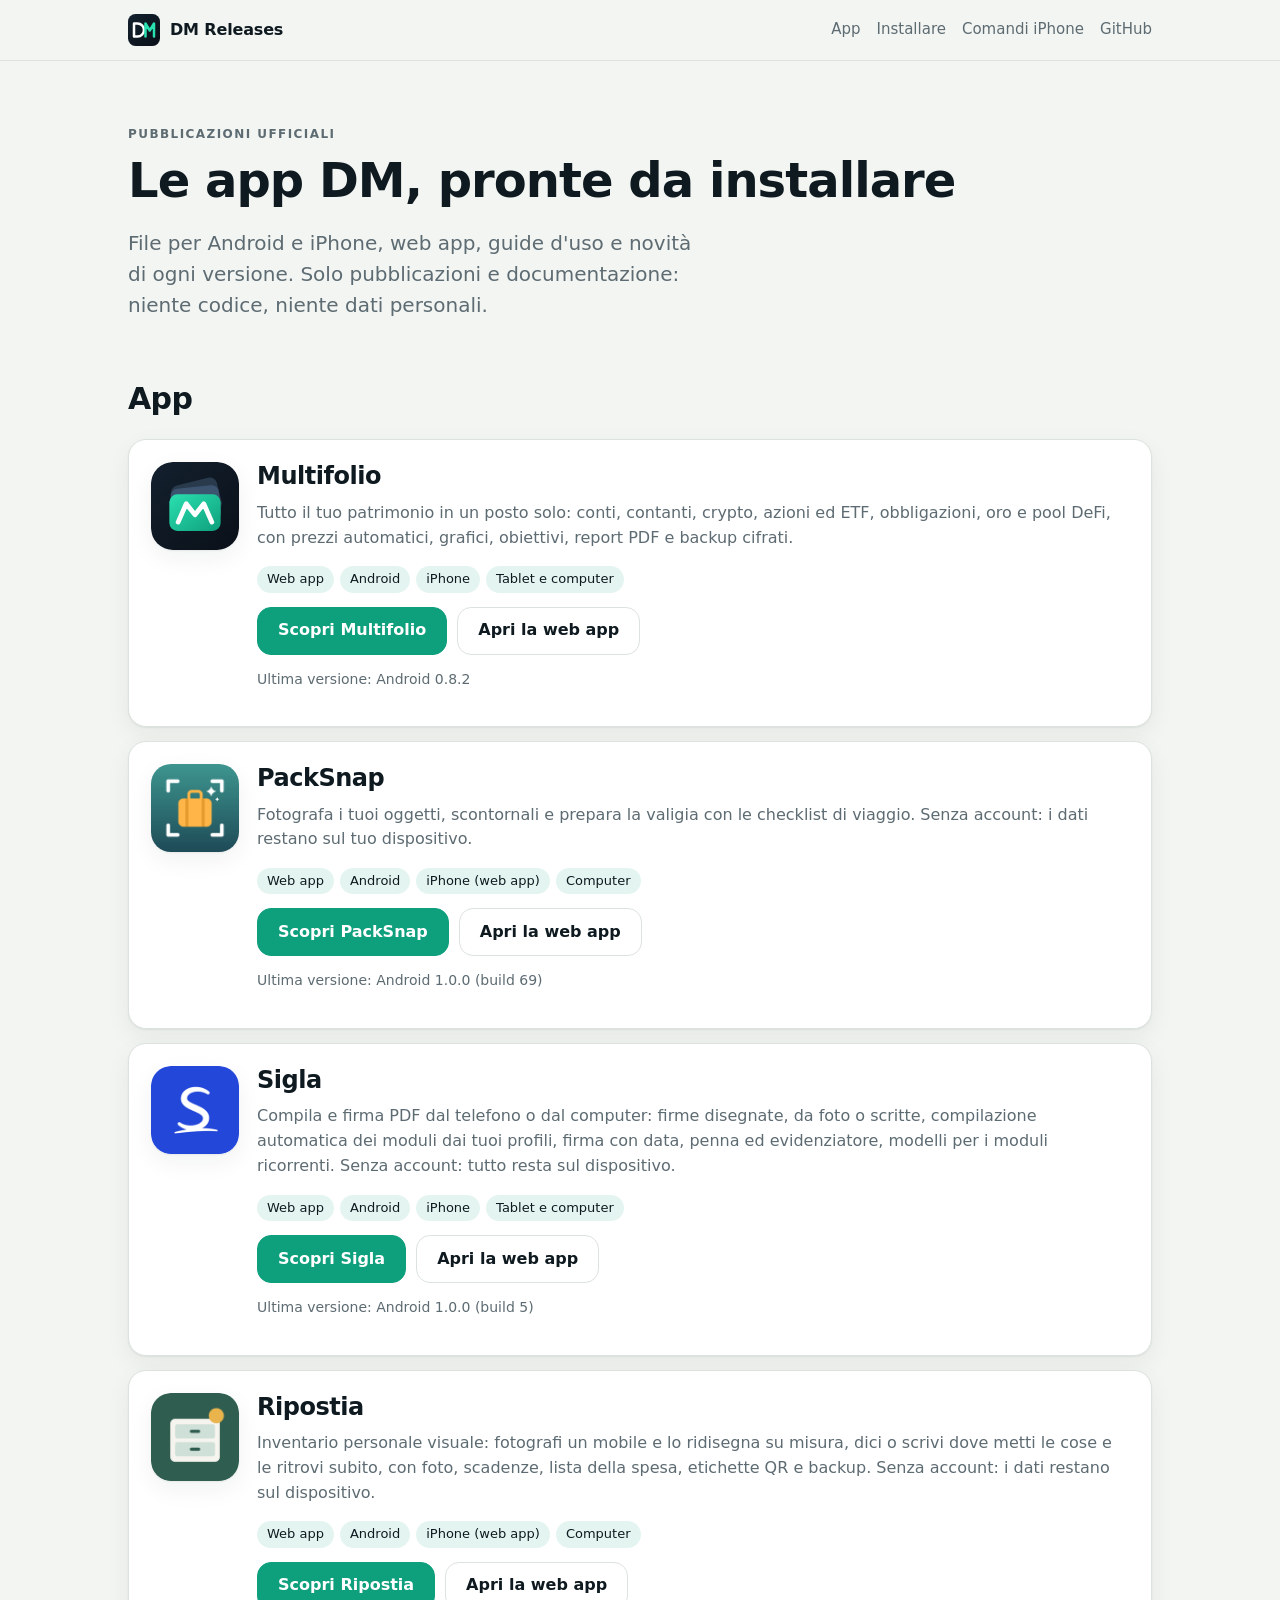
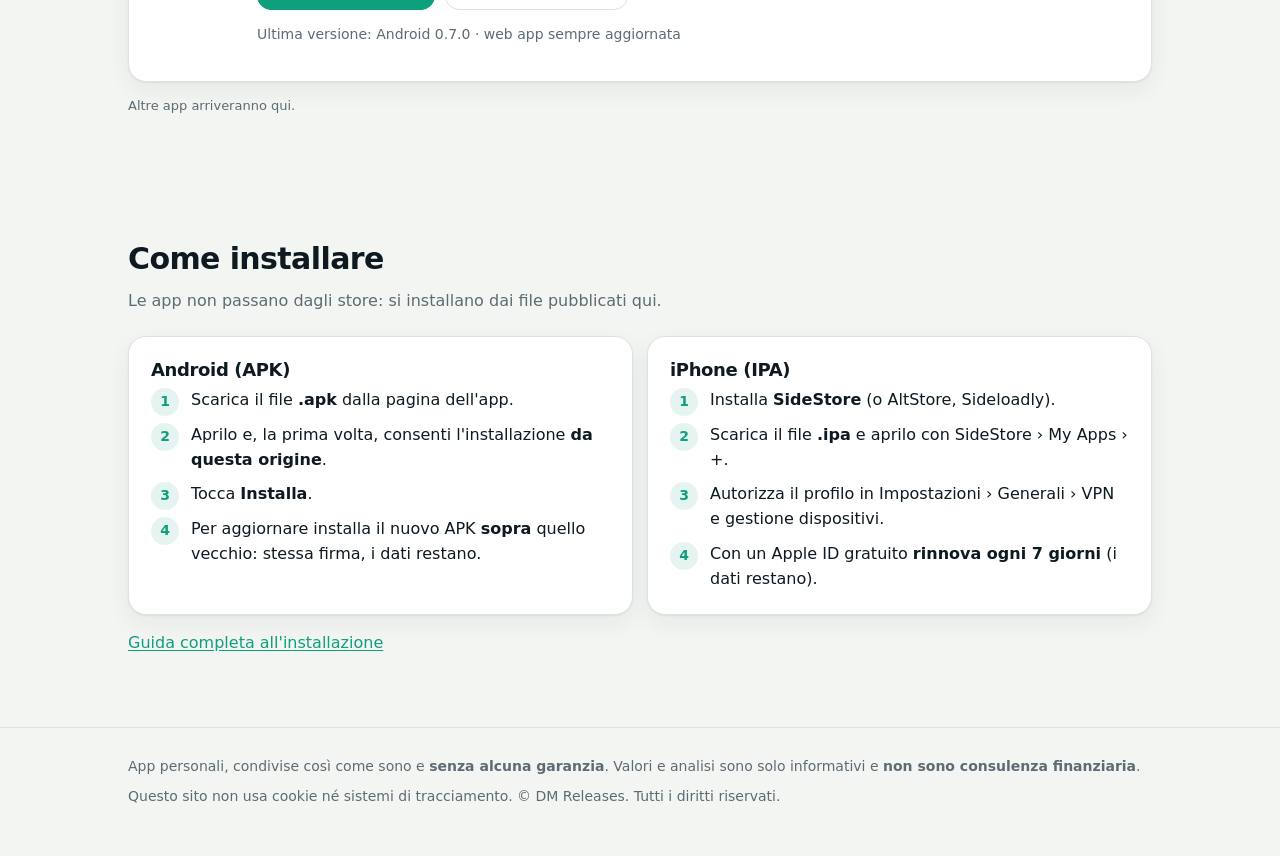
<file: docs/index.html>
<!doctype html>
<html lang="it">
<head>
  <meta charset="utf-8">
  <meta name="viewport" content="width=device-width, initial-scale=1">
  <title>DM Releases</title>
  <meta name="description" content="Pubblicazioni ufficiali delle app DM: download per Android e iPhone, web app, guide e novità.">
  <meta name="color-scheme" content="light dark">
  <meta name="theme-color" content="#f3f5f2" media="(prefers-color-scheme: light)">
  <meta name="theme-color" content="#0a1018" media="(prefers-color-scheme: dark)">
  <meta name="referrer" content="no-referrer">
  <link rel="icon" href="assets/dm.svg" type="image/svg+xml">
  <link rel="stylesheet" href="assets/stile.css">
</head>
<body>
  <header class="top">
    <div class="wrap">
      <a class="brand" href="./" aria-label="DM Releases, pagina principale">
        <img class="brand-mark" src="assets/dm.svg" alt="" width="32" height="32">
        DM Releases
      </a>
      <nav aria-label="Sezioni">
        <a href="#app">App</a>
        <a href="#installare">Installare</a>
        <a href="shortcuts/">Comandi iPhone</a>
        <a href="https://github.com/Layaris/DMReleases">GitHub</a>
      </nav>
    </div>
  </header>

  <main>
    <section class="hero">
      <div class="wrap">
        <p class="eyebrow">Pubblicazioni ufficiali</p>
        <h1>Le app DM, pronte da installare</h1>
        <p class="lead">File per Android e iPhone, web app, guide d'uso e novità di ogni
          versione. Solo pubblicazioni e documentazione: niente codice, niente dati personali.</p>
      </div>
    </section>

    <section id="app" style="padding-top:8px">
      <div class="wrap">
        <div class="section-head">
          <h2>App</h2>
        </div>

        <article class="card app-card">
          <img class="logo" src="assets/multifolio/logo.svg" alt="Logo di Multifolio" width="88" height="88">
          <div>
            <h3 style="font-size:24px">Multifolio</h3>
            <p class="muted">Tutto il tuo patrimonio in un posto solo: conti, contanti, crypto,
              azioni ed ETF, obbligazioni, oro e pool DeFi, con prezzi automatici, grafici,
              obiettivi, report PDF e backup cifrati.</p>
            <ul class="tags" aria-label="Disponibile per">
              <li>Web app</li><li>Android</li><li>iPhone</li><li>Tablet e computer</li>
            </ul>
            <div class="buttons">
              <a class="btn btn-primary" href="multifolio/">Scopri Multifolio</a>
              <a class="btn" href="https://multifolio.pages.dev" rel="noopener">Apri la web app</a>
            </div>
            <p class="status" id="mf-stato">Prima pubblicazione in preparazione.</p>
          </div>
        </article>

        <article class="card app-card" style="margin-top:14px">
          <img class="logo" src="assets/packsnap/icona-192.png" alt="Icona di PackSnap" width="88" height="88" style="border-radius:20px">
          <div>
            <h3 style="font-size:24px">PackSnap</h3>
            <p class="muted">Fotografa i tuoi oggetti, scontornali e prepara la valigia con le checklist
              di viaggio. Senza account: i dati restano sul tuo dispositivo.</p>
            <ul class="tags" aria-label="Disponibile per">
              <li>Web app</li><li>Android</li><li>iPhone (web app)</li><li>Computer</li>
            </ul>
            <div class="buttons">
              <a class="btn btn-primary" href="packsnap/">Scopri PackSnap</a>
              <a class="btn" href="https://dmpacksnap.pages.dev" rel="noopener">Apri la web app</a>
            </div>
            <p class="status" id="ps-stato">Prima pubblicazione Android in preparazione.</p>
          </div>
        </article>

        <article class="card app-card" style="margin-top:14px">
          <img class="logo" src="assets/sigla/icona-192.png" alt="Icona di Sigla" width="88" height="88" style="border-radius:20px">
          <div>
            <h3 style="font-size:24px">Sigla</h3>
            <p class="muted">Compila e firma PDF dal telefono o dal computer: firme disegnate, da foto o scritte,
              compilazione automatica dei moduli dai tuoi profili, firma con data, penna ed evidenziatore,
              modelli per i moduli ricorrenti. Senza account: tutto resta sul dispositivo.</p>
            <ul class="tags" aria-label="Disponibile per">
              <li>Web app</li><li>Android</li><li>iPhone</li><li>Tablet e computer</li>
            </ul>
            <div class="buttons">
              <a class="btn btn-primary" href="sigla/">Scopri Sigla</a>
              <a class="btn" href="https://dmsigla.pages.dev" rel="noopener">Apri la web app</a>
            </div>
            <p class="status" id="sg-stato">Prima pubblicazione in preparazione.</p>
          </div>
        </article>

        <article class="card app-card" style="margin-top:14px">
          <img class="logo" src="assets/ripostia/icona-192.png" alt="Icona di Ripostia" width="88" height="88" style="border-radius:20px">
          <div>
            <h3 style="font-size:24px">Ripostia</h3>
            <p class="muted">Inventario personale visuale: fotografi un mobile e lo ridisegna su misura, dici o scrivi dove metti le cose
              e le ritrovi subito, con foto, scadenze, lista della spesa, etichette QR e backup. Senza account: i dati restano sul dispositivo.</p>
            <ul class="tags" aria-label="Disponibile per">
              <li>Web app</li><li>Android</li><li>iPhone (web app)</li><li>Computer</li>
            </ul>
            <div class="buttons">
              <a class="btn btn-primary" href="ripostia/">Scopri Ripostia</a>
              <a class="btn" href="https://ripostia.pages.dev" rel="noopener">Apri la web app</a>
            </div>
            <p class="status" id="rp-stato">Prima pubblicazione in preparazione.</p>
          </div>
        </article>

        <p class="note" style="margin-top:14px">Altre app arriveranno qui.</p>
      </div>
    </section>

    <section id="installare">
      <div class="wrap">
        <div class="section-head">
          <h2>Come installare</h2>
          <p class="muted">Le app non passano dagli store: si installano dai file pubblicati qui.</p>
        </div>
        <div class="two">
          <div class="card">
            <h3>Android (APK)</h3>
            <ol class="steps">
              <li>Scarica il file <strong>.apk</strong> dalla pagina dell'app.</li>
              <li>Aprilo e, la prima volta, consenti l'installazione <strong>da questa origine</strong>.</li>
              <li>Tocca <strong>Installa</strong>.</li>
              <li>Per aggiornare installa il nuovo APK <strong>sopra</strong> quello vecchio:
                stessa firma, i dati restano.</li>
            </ol>
          </div>
          <div class="card">
            <h3>iPhone (IPA)</h3>
            <ol class="steps">
              <li>Installa <strong>SideStore</strong> (o AltStore, Sideloadly).</li>
              <li>Scarica il file <strong>.ipa</strong> e aprilo con SideStore › My Apps › +.</li>
              <li>Autorizza il profilo in Impostazioni › Generali › VPN e gestione dispositivi.</li>
              <li>Con un Apple ID gratuito <strong>rinnova ogni 7 giorni</strong> (i dati restano).</li>
            </ol>
          </div>
        </div>
        <p style="margin-top:16px"><a href="https://github.com/Layaris/DMReleases#installare-unapp-su-android-file-apk">Guida completa all'installazione</a></p>
      </div>
    </section>
  </main>

  <footer>
    <div class="wrap">
      <p>App personali, condivise così come sono e <strong>senza alcuna garanzia</strong>.
        Valori e analisi sono solo informativi e <strong>non sono consulenza finanziaria</strong>.</p>
      <p>Questo sito non usa cookie né sistemi di tracciamento. © DM Releases. Tutti i diritti riservati.</p>
    </div>
  </footer>

  <script>
    // Stato dell'ultima versione di Multifolio, se pubblicata (multifolio/latest.json).
    fetch('multifolio/latest.json', { cache: 'no-store' })
      .then(function (r) { return r.ok ? r.json() : null; })
      .then(function (d) {
        if (!d || d.app !== 'multifolio') return;
        var parti = [];
        if (d.apk && d.version) parti.push('Android ' + d.version);
        if (d.ipa && d.ipa_version) parti.push('iPhone ' + d.ipa_version);
        if (parti.length) document.getElementById('mf-stato').textContent = 'Ultima versione: ' + parti.join(' · ');
      })
      .catch(function () {});
    // Stato dell'ultima versione di PackSnap, se pubblicata (packsnap/latest.json).
    fetch('packsnap/latest.json', { cache: 'no-store' })
      .then(function (r) { return r.ok ? r.json() : null; })
      .then(function (d) {
        if (!d || d.app !== 'packsnap') return;
        var parti = [];
        if (d.apk && d.version) parti.push('Android ' + d.version + (d.build ? ' (build ' + d.build + ')' : ''));
        if (d.ipa && d.ipa_version) parti.push('iPhone ' + d.ipa_version);
        if (parti.length) document.getElementById('ps-stato').textContent = 'Ultima versione: ' + parti.join(' · ');
      })
      .catch(function () {});
    // Stato dell'ultima versione di Sigla, se pubblicata (sigla/latest.json).
    fetch('sigla/latest.json', { cache: 'no-store' })
      .then(function (r) { return r.ok ? r.json() : null; })
      .then(function (d) {
        if (!d || d.app !== 'sigla') return;
        var parti = [];
        if (d.apk && d.version) parti.push('Android ' + d.version + (d.build ? ' (build ' + d.build + ')' : ''));
        if (d.ipa && d.ipa_version) parti.push('iPhone ' + d.ipa_version);
        if (parti.length) document.getElementById('sg-stato').textContent = 'Ultima versione: ' + parti.join(' · ');
      })
      .catch(function () {});
    // Stato dell'ultima versione di Ripostia, se pubblicata (ripostia/latest.json).
    fetch('ripostia/latest.json', { cache: 'no-store' })
      .then(function (r) { return r.ok ? r.json() : null; })
      .then(function (d) {
        if (!d || d.app !== 'ripostia' || !d.apk || !d.version) return;
        document.getElementById('rp-stato').textContent = 'Ultima versione: Android ' + d.version + ' · web app sempre aggiornata';
      })
      .catch(function () {});
  </script>
</body>
</html>
</file>
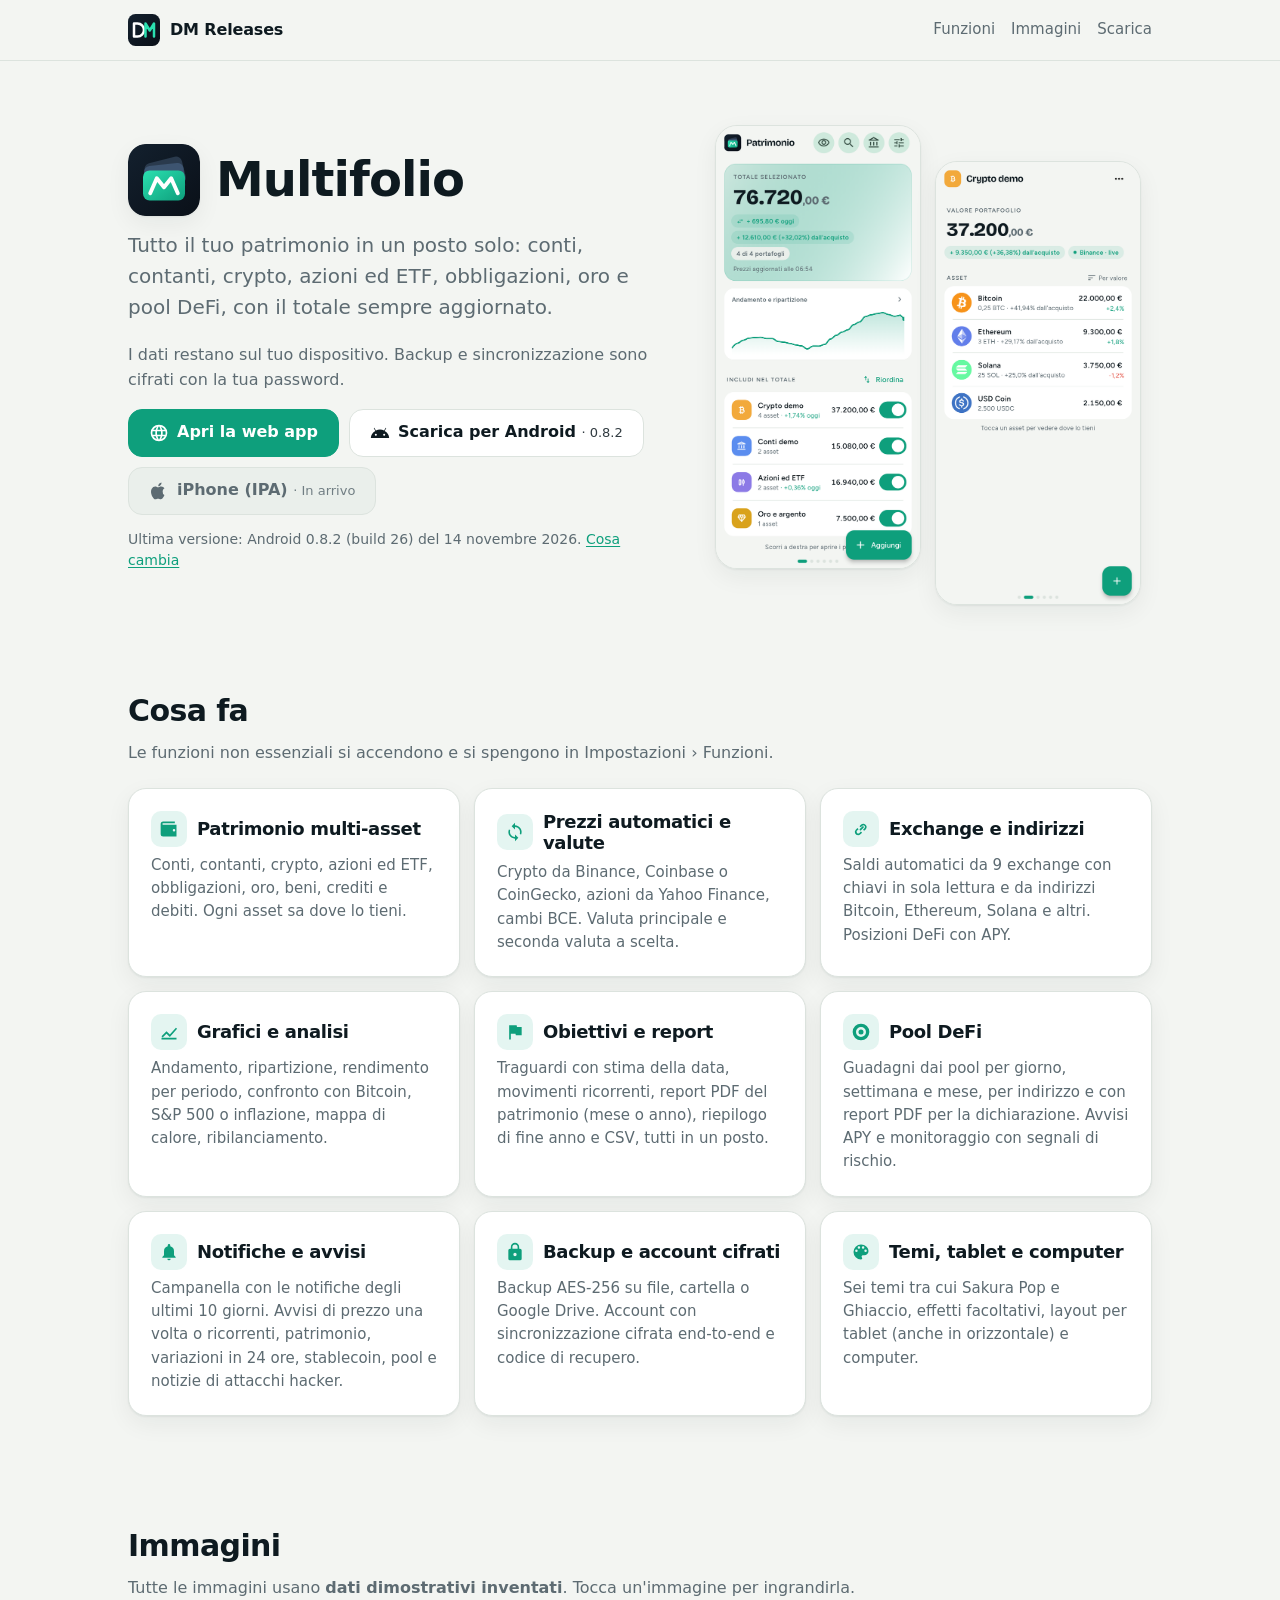
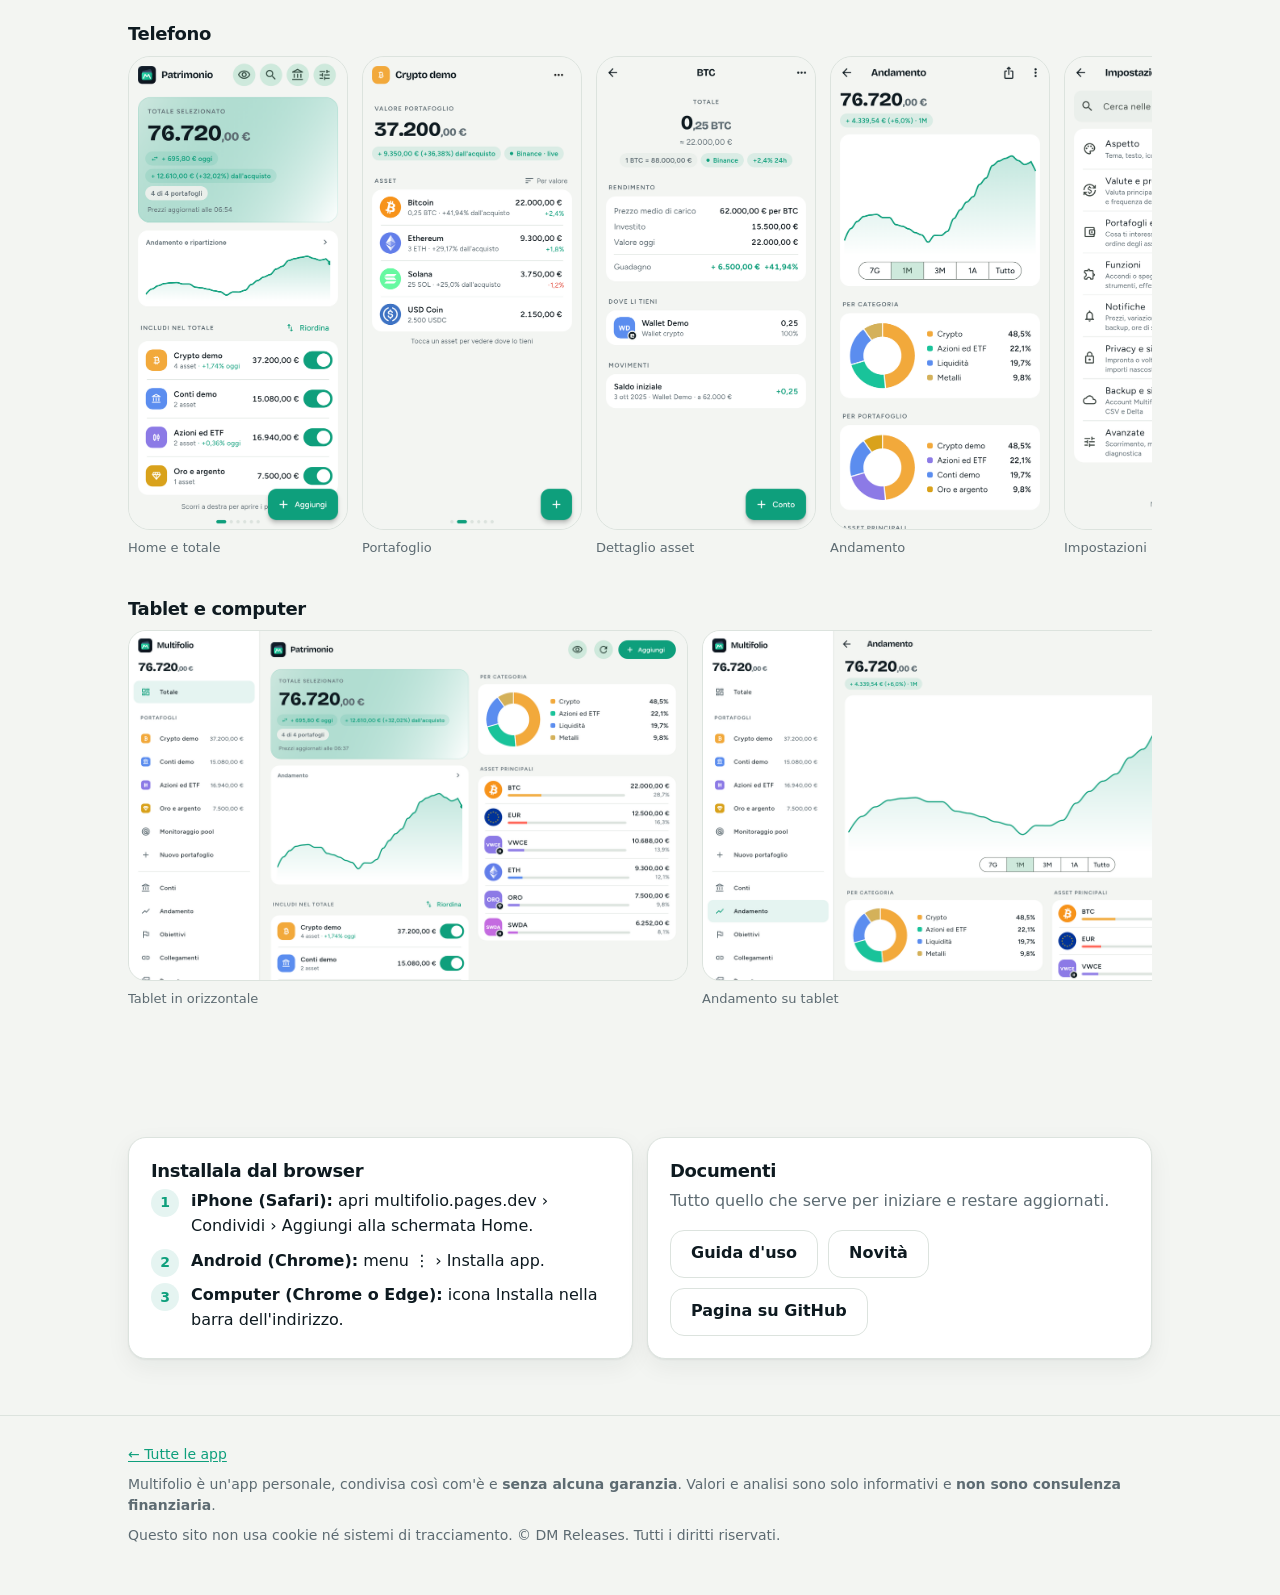
<file: docs/multifolio/index.html>
<!doctype html>
<html lang="it">
<head>
  <meta charset="utf-8">
  <meta name="viewport" content="width=device-width, initial-scale=1">
  <title>Multifolio · DM Releases</title>
  <meta name="description" content="Multifolio: tutto il tuo patrimonio in un posto solo. Web app, Android e iPhone, guida e novità.">
  <meta name="color-scheme" content="light dark">
  <meta name="theme-color" content="#f3f5f2" media="(prefers-color-scheme: light)">
  <meta name="theme-color" content="#0a1018" media="(prefers-color-scheme: dark)">
  <meta name="referrer" content="no-referrer">
  <link rel="icon" href="../assets/multifolio/logo.svg" type="image/svg+xml">
  <link rel="apple-touch-icon" href="../assets/multifolio/apple-touch-icon.png">
  <link rel="stylesheet" href="../assets/stile.css">
</head>
<body>
  <header class="top">
    <div class="wrap">
      <a class="brand" href="../" aria-label="DM Releases, pagina principale">
        <img class="brand-mark" src="../assets/dm.svg" alt="" width="32" height="32">
        DM Releases
      </a>
      <nav aria-label="Sezioni">
        <a href="#funzioni">Funzioni</a>
        <a href="#galleria">Immagini</a>
        <a href="#scarica">Scarica</a>
      </nav>
    </div>
  </header>

  <main>
    <section class="hero">
      <div class="wrap hero-grid">
        <div>
          <div class="app-title">
            <img src="../assets/multifolio/logo.svg" alt="Logo di Multifolio" width="72" height="72">
            <h1>Multifolio</h1>
          </div>
          <p class="lead">Tutto il tuo patrimonio in un posto solo: conti, contanti, crypto,
            azioni ed ETF, obbligazioni, oro e pool DeFi, con il totale sempre aggiornato.</p>
          <p class="muted">I dati restano sul tuo dispositivo. Backup e sincronizzazione sono
            cifrati con la tua password.</p>
          <div class="buttons" id="scarica">
            <a class="btn btn-primary" href="https://multifolio.pages.dev" rel="noopener">
              <svg viewBox="0 0 24 24" aria-hidden="true"><path fill="currentColor" d="M12 2a10 10 0 1 0 0 20 10 10 0 0 0 0-20Zm6.9 6h-3a15.7 15.7 0 0 0-1.4-3.6A8 8 0 0 1 18.9 8ZM12 4c.8 1.2 1.5 2.5 1.9 4h-3.8c.4-1.5 1.1-2.8 1.9-4ZM4.3 14a8.2 8.2 0 0 1 0-4h3.4a16.5 16.5 0 0 0 0 4H4.3Zm.8 2h3a15.7 15.7 0 0 0 1.4 3.6A8 8 0 0 1 5.1 16Zm3-8h-3a8 8 0 0 1 4.4-3.6C8.9 5.5 8.4 6.7 8.1 8ZM12 20c-.8-1.2-1.5-2.5-1.9-4h3.8c-.4 1.5-1.1 2.8-1.9 4Zm2.3-6H9.7a14.7 14.7 0 0 1 0-4h4.6a14.7 14.7 0 0 1 0 4Zm.2 5.6c.6-1.1 1.1-2.3 1.4-3.6h3a8 8 0 0 1-4.4 3.6Zm1.8-5.6a16.5 16.5 0 0 0 0-4h3.4a8.2 8.2 0 0 1 0 4h-3.4Z"/></svg>
              Apri la web app
            </a>
            <a class="btn" id="btn-android" aria-disabled="true" role="link">
              <svg viewBox="0 0 24 24" aria-hidden="true"><path fill="currentColor" d="M17.6 9.5 19.4 6.4a.4.4 0 0 0-.7-.4l-1.8 3.1a11 11 0 0 0-9.8 0L5.3 6a.4.4 0 0 0-.7.4l1.8 3.1A10.3 10.3 0 0 0 1 18h22a10.3 10.3 0 0 0-5.4-8.5ZM7 15.3a1.2 1.2 0 1 1 0-2.5 1.2 1.2 0 0 1 0 2.5Zm10 0a1.2 1.2 0 1 1 0-2.5 1.2 1.2 0 0 1 0 2.5Z"/></svg>
              <span>Scarica per Android <span class="sub" data-stato>· In arrivo</span></span>
            </a>
            <a class="btn" id="btn-ios" aria-disabled="true" role="link">
              <svg viewBox="0 0 24 24" aria-hidden="true"><path fill="currentColor" d="M16.4 12.6c0-2.6 2.1-3.8 2.2-3.9a4.8 4.8 0 0 0-3.8-2c-1.6-.2-3.1.9-3.9.9-.8 0-2-.9-3.4-.9a5 5 0 0 0-4.2 2.6c-1.8 3.1-.5 7.7 1.3 10.2.8 1.2 1.8 2.6 3.1 2.5 1.2 0 1.7-.8 3.2-.8s1.9.8 3.2.8c1.3 0 2.2-1.2 3-2.4a10 10 0 0 0 1.4-2.8 4.3 4.3 0 0 1-2.1-4.2ZM14 4.9A4.3 4.3 0 0 0 15 1.7a4.4 4.4 0 0 0-2.9 1.5 4.1 4.1 0 0 0-1 3.1A3.6 3.6 0 0 0 14 4.9Z"/></svg>
              <span>iPhone (IPA) <span class="sub" data-stato>· In arrivo</span></span>
            </a>
          </div>
          <p class="status" id="versione">Prima pubblicazione in preparazione. Intanto puoi usare la web app:
            è la stessa app e si installa sulla schermata Home.</p>
        </div>
        <div class="hero-shot">
          <picture>
            <source srcset="../assets/multifolio/screenshot/telefono-scuro.png" media="(prefers-color-scheme: dark)">
            <img src="../assets/multifolio/screenshot/telefono-home.png" alt="Home di Multifolio con il totale del patrimonio (dati dimostrativi)" width="540" height="1169">
          </picture>
          <picture>
            <source srcset="../assets/multifolio/screenshot/telefono-scuro-portafoglio.png" media="(prefers-color-scheme: dark)">
            <img src="../assets/multifolio/screenshot/telefono-portafoglio.png" alt="Un portafoglio crypto (dati dimostrativi)" width="540" height="1169">
          </picture>
        </div>
      </div>
    </section>

    <section id="funzioni">
      <div class="wrap">
        <div class="section-head">
          <h2>Cosa fa</h2>
          <p class="muted">Le funzioni non essenziali si accendono e si spengono in Impostazioni › Funzioni.</p>
        </div>
        <div class="grid">
          <div class="card feature">
            <h3><span class="ico"><svg viewBox="0 0 24 24" aria-hidden="true"><path fill="currentColor" d="M21 7H5a1 1 0 0 1 0-2h14V3H5a3 3 0 0 0-3 3v12a3 3 0 0 0 3 3h16V7Zm-3 8a1.5 1.5 0 1 1 0-3 1.5 1.5 0 0 1 0 3Z"/></svg></span>Patrimonio multi-asset</h3>
            <p>Conti, contanti, crypto, azioni ed ETF, obbligazioni, oro, beni, crediti e debiti. Ogni asset sa dove lo tieni.</p>
          </div>
          <div class="card feature">
            <h3><span class="ico"><svg viewBox="0 0 24 24" aria-hidden="true"><path fill="currentColor" d="M12 4V1L8 5l4 4V6a6 6 0 0 1 5.7 7.9l1.5 1.5A8 8 0 0 0 12 4Zm0 14a6 6 0 0 1-5.7-7.9L4.8 8.6A8 8 0 0 0 12 20v3l4-4-4-4v3Z"/></svg></span>Prezzi automatici e valute</h3>
            <p>Crypto da Binance, Coinbase o CoinGecko, azioni da Yahoo Finance, cambi BCE. Valuta principale e seconda valuta a scelta.</p>
          </div>
          <div class="card feature">
            <h3><span class="ico"><svg viewBox="0 0 24 24" aria-hidden="true"><path fill="currentColor" d="M10.6 13.4a1 1 0 0 1 0-1.4l3-3a1 1 0 1 1 1.4 1.4l-3 3a1 1 0 0 1-1.4 0Zm-2.1 6.2a4 4 0 0 1-2.8-6.8l2-2 1.4 1.4-2 2a2 2 0 0 0 2.8 2.8l2-2 1.4 1.4-2 2a4 4 0 0 1-2.8 1.2Zm7.3-5.4-1.4-1.4 2-2a2 2 0 0 0-2.8-2.8l-2 2-1.4-1.4 2-2a4 4 0 0 1 5.6 5.6l-2 2Z"/></svg></span>Exchange e indirizzi</h3>
            <p>Saldi automatici da 9 exchange con chiavi in sola lettura e da indirizzi Bitcoin, Ethereum, Solana e altri. Posizioni DeFi con APY.</p>
          </div>
          <div class="card feature">
            <h3><span class="ico"><svg viewBox="0 0 24 24" aria-hidden="true"><path fill="currentColor" d="M3 17.2 9 11l4 4 7.3-8.2 1.4 1.4L13 18l-4-4-4.6 4.6L3 17.2ZM3 21h18v-2H3v2Z"/></svg></span>Grafici e analisi</h3>
            <p>Andamento, ripartizione, rendimento per periodo, confronto con Bitcoin, S&amp;P 500 o inflazione, mappa di calore, ribilanciamento.</p>
          </div>
          <div class="card feature">
            <h3><span class="ico"><svg viewBox="0 0 24 24" aria-hidden="true"><path fill="currentColor" d="M14.4 6 14 4H5v17h2v-7h5.6l.4 2h7V6h-5.6Z"/></svg></span>Obiettivi e report</h3>
            <p>Traguardi con stima della data, movimenti ricorrenti, report PDF del patrimonio (mese o anno), riepilogo di fine anno e CSV, tutti in un posto.</p>
          </div>
          <div class="card feature">
            <h3><span class="ico"><svg viewBox="0 0 24 24" aria-hidden="true"><path fill="currentColor" d="M12 2a10 10 0 1 0 10 10A10 10 0 0 0 12 2Zm0 4a6 6 0 1 1-6 6 6 6 0 0 1 6-6Zm0 3a3 3 0 1 0 3 3 3 3 0 0 0-3-3Z"/></svg></span>Pool DeFi</h3>
            <p>Guadagni dai pool per giorno, settimana e mese, per indirizzo e con report PDF per la dichiarazione. Avvisi APY e monitoraggio con segnali di rischio.</p>
          </div>
          <div class="card feature">
            <h3><span class="ico"><svg viewBox="0 0 24 24" aria-hidden="true"><path fill="currentColor" d="M12 22a2 2 0 0 0 2-2h-4a2 2 0 0 0 2 2Zm6-6V11a6 6 0 0 0-4.5-5.8V4a1.5 1.5 0 0 0-3 0v1.2A6 6 0 0 0 6 11v5l-2 2v1h16v-1l-2-2Z"/></svg></span>Notifiche e avvisi</h3>
            <p>Campanella con le notifiche degli ultimi 10 giorni. Avvisi di prezzo una volta o ricorrenti, patrimonio, variazioni in 24 ore, stablecoin, pool e notizie di attacchi hacker.</p>
          </div>
          <div class="card feature">
            <h3><span class="ico"><svg viewBox="0 0 24 24" aria-hidden="true"><path fill="currentColor" d="M18 8h-1V6A5 5 0 0 0 7 6v2H6a2 2 0 0 0-2 2v10a2 2 0 0 0 2 2h12a2 2 0 0 0 2-2V10a2 2 0 0 0-2-2Zm-6 9a2 2 0 1 1 2-2 2 2 0 0 1-2 2Zm3.1-9H8.9V6a3.1 3.1 0 0 1 6.2 0v2Z"/></svg></span>Backup e account cifrati</h3>
            <p>Backup AES-256 su file, cartella o Google Drive. Account con sincronizzazione cifrata end-to-end e codice di recupero.</p>
          </div>
          <div class="card feature">
            <h3><span class="ico"><svg viewBox="0 0 24 24" aria-hidden="true"><path fill="currentColor" d="M12 3a9 9 0 0 0 0 18 1.5 1.5 0 0 0 1.1-2.5 1.5 1.5 0 0 1 1.1-2.5H16a5 5 0 0 0 5-5c0-4.4-4-8-9-8Zm-5.5 9a1.5 1.5 0 1 1 1.5-1.5A1.5 1.5 0 0 1 6.5 12Zm3-4A1.5 1.5 0 1 1 11 6.5 1.5 1.5 0 0 1 9.5 8Zm5 0A1.5 1.5 0 1 1 16 6.5 1.5 1.5 0 0 1 14.5 8Zm3 4a1.5 1.5 0 1 1 1.5-1.5 1.5 1.5 0 0 1-1.5 1.5Z"/></svg></span>Temi, tablet e computer</h3>
            <p>Sei temi tra cui Sakura Pop e Ghiaccio, effetti facoltativi, layout per tablet (anche in orizzontale) e computer.</p>
          </div>
        </div>
      </div>
    </section>

    <section id="galleria">
      <div class="wrap">
        <div class="section-head">
          <h2>Immagini</h2>
          <p class="muted">Tutte le immagini usano <strong>dati dimostrativi inventati</strong>. Tocca un'immagine per ingrandirla.</p>
        </div>

        <h3>Telefono</h3>
        <div class="gallery phone" tabindex="0" aria-label="Immagini sul telefono, scorri di lato">
          <figure><a href="../assets/multifolio/screenshot/telefono-home.png"><img loading="lazy" src="../assets/multifolio/screenshot/telefono-home.png" alt="Home con il totale" width="540" height="1169"></a><figcaption>Home e totale</figcaption></figure>
          <figure><a href="../assets/multifolio/screenshot/telefono-portafoglio.png"><img loading="lazy" src="../assets/multifolio/screenshot/telefono-portafoglio.png" alt="Portafoglio crypto" width="540" height="1169"></a><figcaption>Portafoglio</figcaption></figure>
          <figure><a href="../assets/multifolio/screenshot/telefono-asset.png"><img loading="lazy" src="../assets/multifolio/screenshot/telefono-asset.png" alt="Dettaglio di un asset" width="540" height="1169"></a><figcaption>Dettaglio asset</figcaption></figure>
          <figure><a href="../assets/multifolio/screenshot/telefono-analisi.png"><img loading="lazy" src="../assets/multifolio/screenshot/telefono-analisi.png" alt="Andamento e ripartizione" width="540" height="1169"></a><figcaption>Andamento</figcaption></figure>
          <figure><a href="../assets/multifolio/screenshot/telefono-impostazioni.png"><img loading="lazy" src="../assets/multifolio/screenshot/telefono-impostazioni.png" alt="Impostazioni in categorie" width="540" height="1169"></a><figcaption>Impostazioni</figcaption></figure>
          <figure><a href="../assets/multifolio/screenshot/telefono-pool.png"><img loading="lazy" src="../assets/multifolio/screenshot/telefono-pool.png" alt="Monitoraggio pool DeFi" width="540" height="1169"></a><figcaption>Monitoraggio pool</figcaption></figure>
          <figure><a href="../assets/multifolio/screenshot/telefono-pool-dettaglio.png"><img loading="lazy" src="../assets/multifolio/screenshot/telefono-pool-dettaglio.png" alt="Dettaglio di un pool con avviso di rischio" width="540" height="1169"></a><figcaption>Avviso su un pool</figcaption></figure>
          <figure><a href="../assets/multifolio/screenshot/telefono-notizie.png"><img loading="lazy" src="../assets/multifolio/screenshot/telefono-notizie.png" alt="Notizie di attacchi hacker" width="540" height="1169"></a><figcaption>Notizie di attacchi</figcaption></figure>
          <figure><a href="../assets/multifolio/screenshot/telefono-notizie-scuro.png"><img loading="lazy" src="../assets/multifolio/screenshot/telefono-notizie-scuro.png" alt="Notizie di attacchi hacker, tema Ardesia" width="540" height="1169"></a><figcaption>Notizie, tema Ardesia</figcaption></figure>
          <figure><a href="../assets/multifolio/screenshot/telefono-scuro.png"><img loading="lazy" src="../assets/multifolio/screenshot/telefono-scuro.png" alt="Tema Classico scuro" width="540" height="1169"></a><figcaption>Tema scuro</figcaption></figure>
          <figure><a href="../assets/multifolio/screenshot/telefono-sakura-home.png"><img loading="lazy" src="../assets/multifolio/screenshot/telefono-sakura-home.png" alt="Tema Sakura Pop" width="540" height="1169"></a><figcaption>Tema Sakura Pop</figcaption></figure>
        </div>

        <h3 style="margin-top:24px">Tablet e computer</h3>
        <div class="gallery wide" tabindex="0" aria-label="Immagini su tablet e computer, scorri di lato">
          <figure><a href="../assets/multifolio/screenshot/tablet-home.png"><img loading="lazy" src="../assets/multifolio/screenshot/tablet-home.png" alt="Tablet in orizzontale" width="1200" height="750"></a><figcaption>Tablet in orizzontale</figcaption></figure>
          <figure><a href="../assets/multifolio/screenshot/tablet-analisi.png"><img loading="lazy" src="../assets/multifolio/screenshot/tablet-analisi.png" alt="Andamento su tablet" width="1200" height="750"></a><figcaption>Andamento su tablet</figcaption></figure>
          <figure><a href="../assets/multifolio/screenshot/computer-home.png"><img loading="lazy" src="../assets/multifolio/screenshot/computer-home.png" alt="Cruscotto sul computer" width="1200" height="750"></a><figcaption>Cruscotto sul computer</figcaption></figure>
          <figure><a href="../assets/multifolio/screenshot/computer-portafoglio.png"><img loading="lazy" src="../assets/multifolio/screenshot/computer-portafoglio.png" alt="Tabella degli asset sul computer" width="1200" height="750"></a><figcaption>Tabella degli asset</figcaption></figure>
          <figure><a href="../assets/multifolio/screenshot/computer-analisi.png"><img loading="lazy" src="../assets/multifolio/screenshot/computer-analisi.png" alt="Andamento sul computer" width="1200" height="750"></a><figcaption>Andamento sul computer</figcaption></figure>
          <figure><a href="../assets/multifolio/screenshot/computer-scuro.png"><img loading="lazy" src="../assets/multifolio/screenshot/computer-scuro.png" alt="Computer con tema scuro" width="1200" height="750"></a><figcaption>Tema scuro</figcaption></figure>
        </div>
      </div>
    </section>

    <section>
      <div class="wrap two">
        <div class="card">
          <h3>Installala dal browser</h3>
          <ol class="steps">
            <li><strong>iPhone (Safari):</strong> apri multifolio.pages.dev › Condividi › Aggiungi alla schermata Home.</li>
            <li><strong>Android (Chrome):</strong> menu ⋮ › Installa app.</li>
            <li><strong>Computer (Chrome o Edge):</strong> icona Installa nella barra dell'indirizzo.</li>
          </ol>
        </div>
        <div class="card">
          <h3>Documenti</h3>
          <p class="muted">Tutto quello che serve per iniziare e restare aggiornati.</p>
          <div class="buttons">
            <a class="btn" href="https://github.com/Layaris/DMReleases/blob/main/multifolio/GUIDA.md">Guida d'uso</a>
            <a class="btn" href="https://github.com/Layaris/DMReleases/blob/main/multifolio/CHANGELOG.md">Novità</a>
            <a class="btn" href="https://github.com/Layaris/DMReleases/tree/main/multifolio">Pagina su GitHub</a>
          </div>
        </div>
      </div>
    </section>
  </main>

  <footer>
    <div class="wrap">
      <p><a href="../">← Tutte le app</a></p>
      <p>Multifolio è un'app personale, condivisa così com'è e <strong>senza alcuna garanzia</strong>.
        Valori e analisi sono solo informativi e <strong>non sono consulenza finanziaria</strong>.</p>
      <p>Questo sito non usa cookie né sistemi di tracciamento. © DM Releases. Tutti i diritti riservati.</p>
    </div>
  </footer>

  <script>
    // Legge latest.json (stessa cartella, copia di multifolio/latest.json scritta
    // dalla pubblicazione automatica). Campi: version, build, date, apk per Android;
    // ipa_version, ipa_build, ipa_date, ipa per iPhone. Senza file o senza link i
    // pulsanti restano "In arrivo".
    (function () {
      function data(iso) {
        var d = iso ? new Date(iso) : null;
        return d && !isNaN(d) ? d.toLocaleDateString('it-IT', { day: 'numeric', month: 'long', year: 'numeric' }) : '';
      }
      function sicuro(url) { return typeof url === 'string' && /^https:\/\/github\.com\//.test(url) ? url : null; }
      function attiva(id, url, versione, primario) {
        var b = document.getElementById(id);
        if (!b || !url) return false;
        b.href = url;
        b.removeAttribute('aria-disabled');
        b.removeAttribute('role');
        if (primario) b.classList.add('btn-primary');
        var s = b.querySelector('[data-stato]');
        if (s) s.textContent = versione ? '· ' + versione : '';
        return true;
      }
      fetch('latest.json', { cache: 'no-store' })
        .then(function (r) { return r.ok ? r.json() : null; })
        .then(function (d) {
          if (!d || d.app !== 'multifolio') return;
          var righe = [];
          if (attiva('btn-android', sicuro(d.apk), d.version, false)) {
            righe.push('Android ' + d.version + (d.build ? ' (build ' + d.build + ')' : '') + (d.date ? ' del ' + data(d.date) : ''));
          }
          if (attiva('btn-ios', sicuro(d.ipa), d.ipa_version, false)) {
            righe.push('iPhone ' + d.ipa_version + (d.ipa_build ? ' (build ' + d.ipa_build + ')' : '') + (d.ipa_date ? ' del ' + data(d.ipa_date) : ''));
          }
          if (!righe.length) return;
          var v = document.getElementById('versione');
          v.textContent = 'Ultima versione: ' + righe.join(' · ') + '. ';
          var a = document.createElement('a');
          a.href = 'https://github.com/Layaris/DMReleases/blob/main/multifolio/CHANGELOG.md';
          a.textContent = 'Cosa cambia';
          v.appendChild(a);
        })
        .catch(function () {});
    })();
  </script>
</body>
</html>
</file>
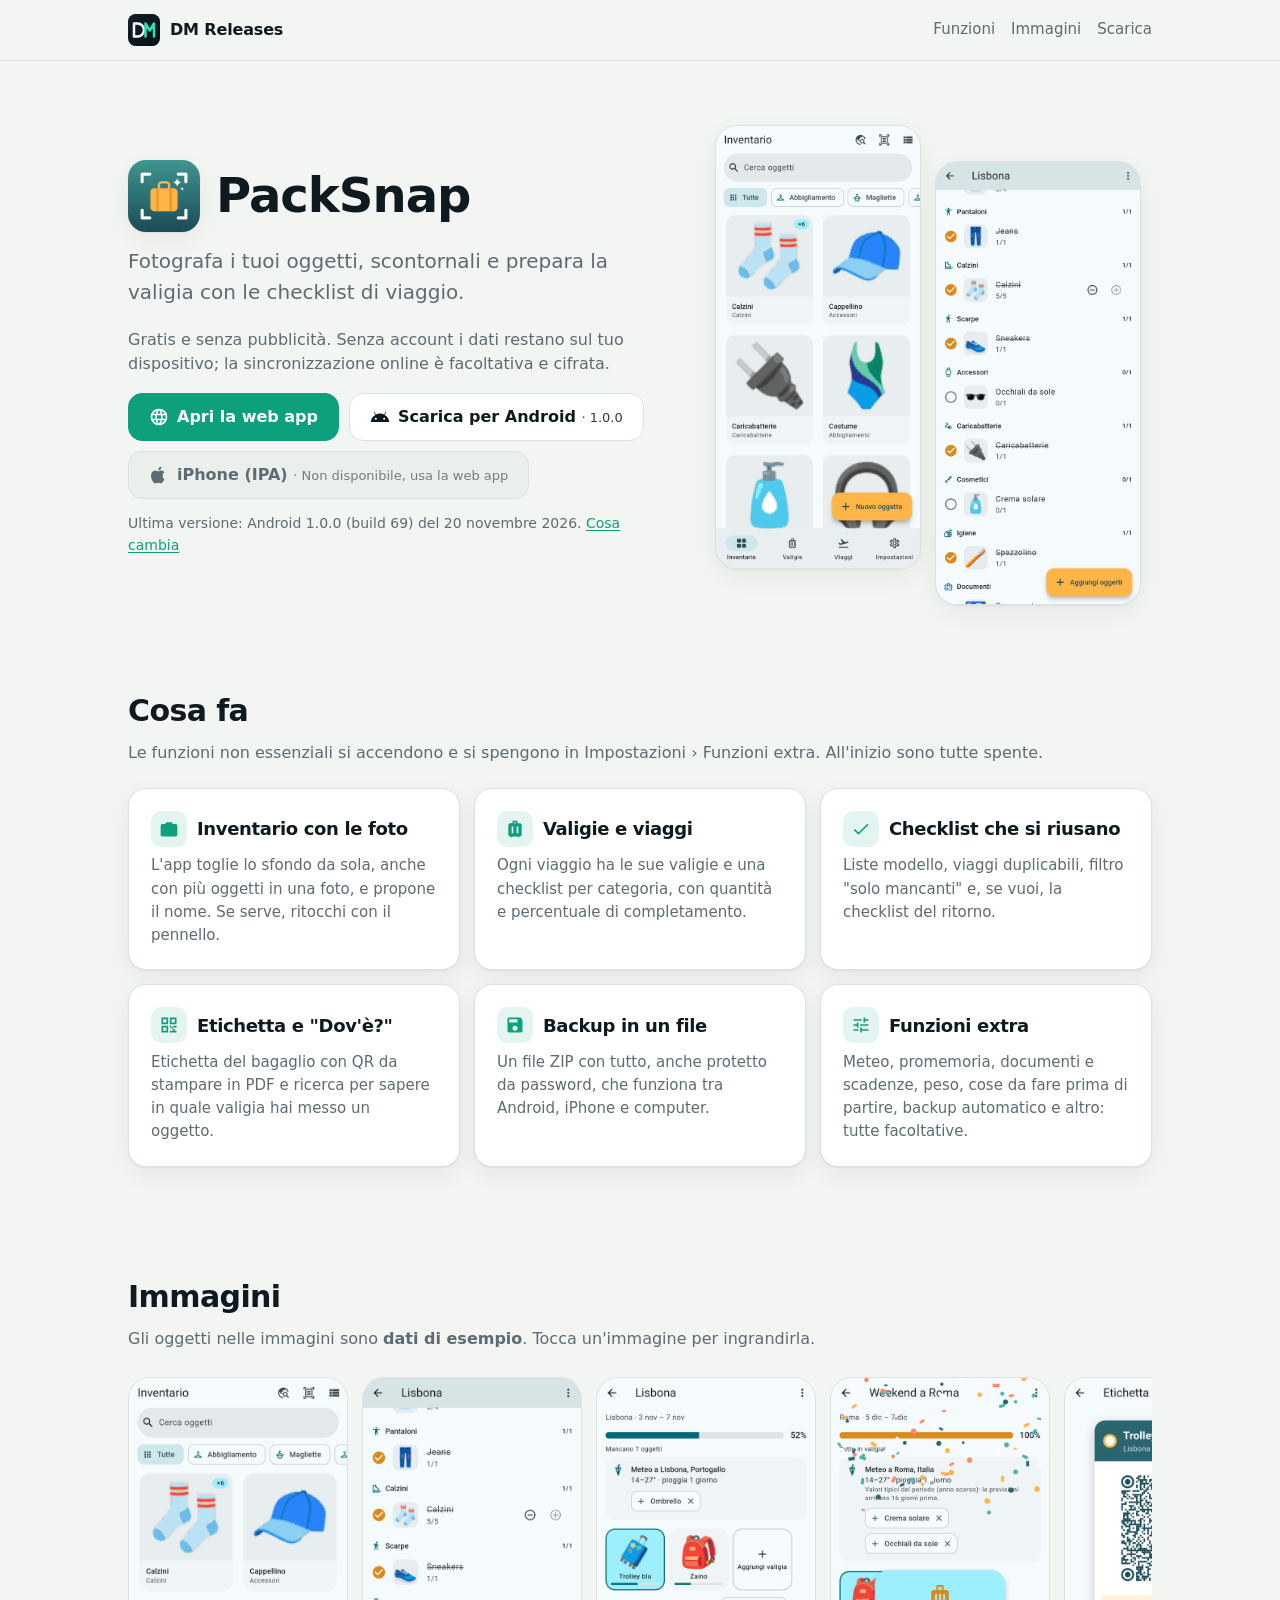
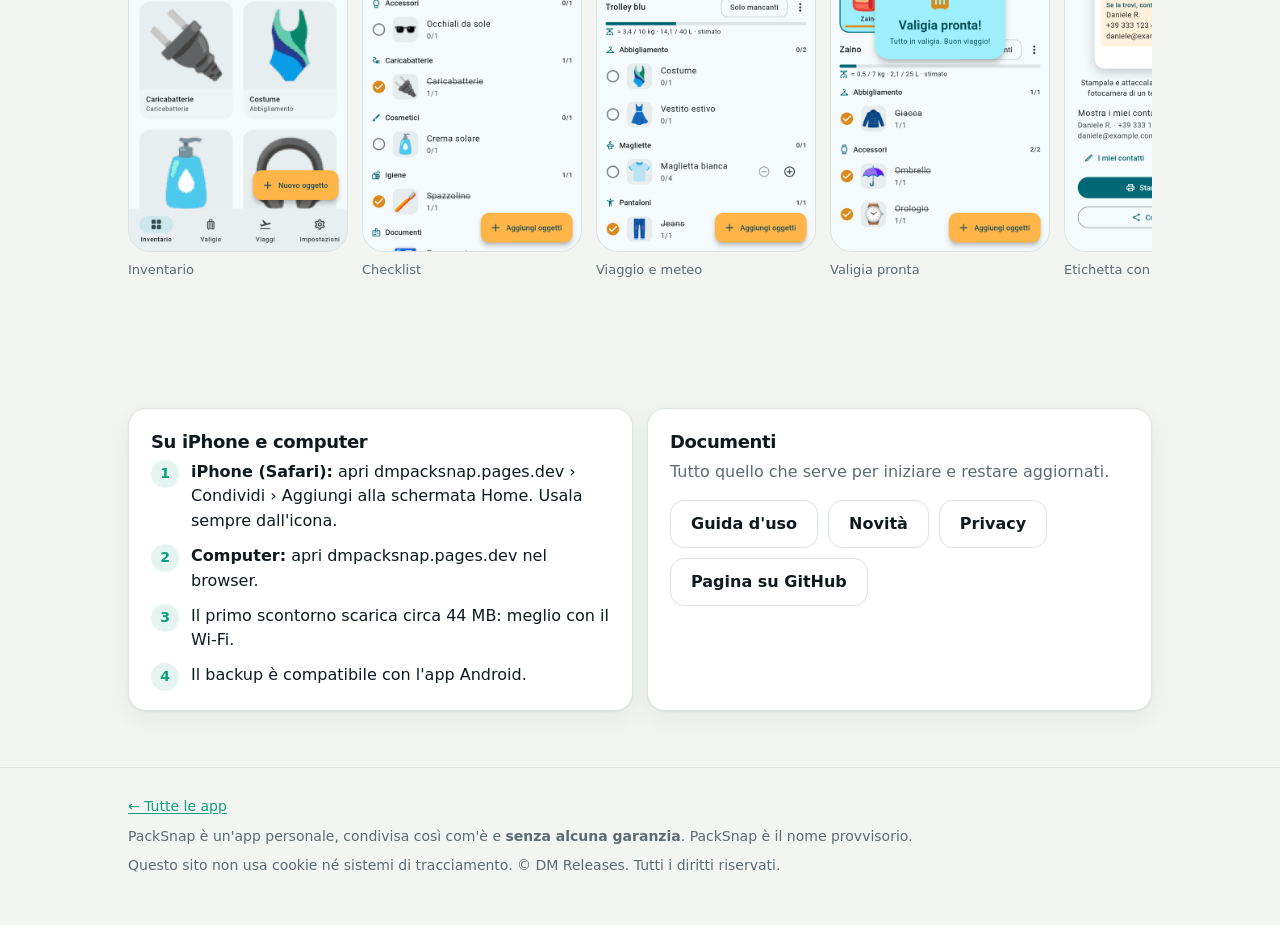
<file: docs/packsnap/index.html>
<!doctype html>
<html lang="it">
<head>
  <meta charset="utf-8">
  <meta name="viewport" content="width=device-width, initial-scale=1">
  <title>PackSnap · DM Releases</title>
  <meta name="description" content="PackSnap: fotografa i tuoi oggetti, scontornali e prepara la valigia con le checklist di viaggio. Web app, Android, guida e novità.">
  <meta name="color-scheme" content="light dark">
  <meta name="theme-color" content="#f3f5f2" media="(prefers-color-scheme: light)">
  <meta name="theme-color" content="#0a1018" media="(prefers-color-scheme: dark)">
  <meta name="referrer" content="no-referrer">
  <link rel="icon" href="../assets/packsnap/icona-192.png" type="image/png">
  <link rel="apple-touch-icon" href="../assets/packsnap/apple-touch-icon.png">
  <link rel="stylesheet" href="../assets/stile.css">
</head>
<body>
  <header class="top">
    <div class="wrap">
      <a class="brand" href="../" aria-label="DM Releases, pagina principale">
        <img class="brand-mark" src="../assets/dm.svg" alt="" width="32" height="32">
        DM Releases
      </a>
      <nav aria-label="Sezioni">
        <a href="#funzioni">Funzioni</a>
        <a href="#galleria">Immagini</a>
        <a href="#scarica">Scarica</a>
      </nav>
    </div>
  </header>

  <main>
    <section class="hero">
      <div class="wrap hero-grid">
        <div>
          <div class="app-title">
            <img src="../assets/packsnap/icona-192.png" alt="Icona di PackSnap" width="72" height="72" style="border-radius:18px">
            <h1>PackSnap</h1>
          </div>
          <p class="lead">Fotografa i tuoi oggetti, scontornali e prepara la valigia con le checklist di viaggio.</p>
          <p class="muted">Gratis e senza pubblicità. Senza account i dati restano sul tuo dispositivo; la sincronizzazione online è facoltativa e cifrata.</p>
          <div class="buttons" id="scarica">
            <a class="btn btn-primary" href="https://dmpacksnap.pages.dev" rel="noopener">
              <svg viewBox="0 0 24 24" aria-hidden="true"><path fill="currentColor" d="M12 2a10 10 0 1 0 0 20 10 10 0 0 0 0-20Zm6.9 6h-3a15.7 15.7 0 0 0-1.4-3.6A8 8 0 0 1 18.9 8ZM12 4c.8 1.2 1.5 2.5 1.9 4h-3.8c.4-1.5 1.1-2.8 1.9-4ZM4.3 14a8.2 8.2 0 0 1 0-4h3.4a16.5 16.5 0 0 0 0 4H4.3Zm.8 2h3a15.7 15.7 0 0 0 1.4 3.6A8 8 0 0 1 5.1 16Zm3-8h-3a8 8 0 0 1 4.4-3.6C8.9 5.5 8.4 6.7 8.1 8ZM12 20c-.8-1.2-1.5-2.5-1.9-4h3.8c-.4 1.5-1.1 2.8-1.9 4Zm2.3-6H9.7a14.7 14.7 0 0 1 0-4h4.6a14.7 14.7 0 0 1 0 4Zm.2 5.6c.6-1.1 1.1-2.3 1.4-3.6h3a8 8 0 0 1-4.4 3.6Zm1.8-5.6a16.5 16.5 0 0 0 0-4h3.4a8.2 8.2 0 0 1 0 4h-3.4Z"/></svg>
              Apri la web app
            </a>
            <a class="btn" id="btn-android" aria-disabled="true" role="link">
              <svg viewBox="0 0 24 24" aria-hidden="true"><path fill="currentColor" d="M17.6 9.5 19.4 6.4a.4.4 0 0 0-.7-.4l-1.8 3.1a11 11 0 0 0-9.8 0L5.3 6a.4.4 0 0 0-.7.4l1.8 3.1A10.3 10.3 0 0 0 1 18h22a10.3 10.3 0 0 0-5.4-8.5ZM7 15.3a1.2 1.2 0 1 1 0-2.5 1.2 1.2 0 0 1 0 2.5Zm10 0a1.2 1.2 0 1 1 0-2.5 1.2 1.2 0 0 1 0 2.5Z"/></svg>
              <span>Scarica per Android <span class="sub" data-stato>· In arrivo</span></span>
            </a>
            <a class="btn" id="btn-ios" aria-disabled="true" role="link">
              <svg viewBox="0 0 24 24" aria-hidden="true"><path fill="currentColor" d="M16.4 12.6c0-2.6 2.1-3.8 2.2-3.9a4.8 4.8 0 0 0-3.8-2c-1.6-.2-3.1.9-3.9.9-.8 0-2-.9-3.4-.9a5 5 0 0 0-4.2 2.6c-1.8 3.1-.5 7.7 1.3 10.2.8 1.2 1.8 2.6 3.1 2.5 1.2 0 1.7-.8 3.2-.8s1.9.8 3.2.8c1.3 0 2.2-1.2 3-2.4a10 10 0 0 0 1.4-2.8 4.3 4.3 0 0 1-2.1-4.2ZM14 4.9A4.3 4.3 0 0 0 15 1.7a4.4 4.4 0 0 0-2.9 1.5 4.1 4.1 0 0 0-1 3.1A3.6 3.6 0 0 0 14 4.9Z"/></svg>
              <span>iPhone (IPA) <span class="sub" data-stato>· Non disponibile, usa la web app</span></span>
            </a>
          </div>
          <p class="status" id="versione">Prima pubblicazione Android in preparazione. Intanto puoi usare la web app,
            anche su iPhone: si aggiunge alla schermata Home.</p>
        </div>
        <div class="hero-shot">
          <picture>
            <source srcset="../assets/packsnap/screenshot/telefono-inventario-scuro.png" media="(prefers-color-scheme: dark)">
            <img src="../assets/packsnap/screenshot/telefono-inventario.png" alt="Inventario con le foto scontornate (dati di esempio)" width="540" height="1170">
          </picture>
          <picture>
            <source srcset="../assets/packsnap/screenshot/telefono-valigie-scuro.png" media="(prefers-color-scheme: dark)">
            <img src="../assets/packsnap/screenshot/telefono-checklist.png" alt="Checklist della valigia (dati di esempio)" width="540" height="1170">
          </picture>
        </div>
      </div>
    </section>

    <section id="funzioni">
      <div class="wrap">
        <div class="section-head">
          <h2>Cosa fa</h2>
          <p class="muted">Le funzioni non essenziali si accendono e si spengono in Impostazioni › Funzioni extra. All'inizio sono tutte spente.</p>
        </div>
        <div class="grid">
          <div class="card feature">
            <h3><span class="ico"><svg viewBox="0 0 24 24" aria-hidden="true"><path fill="currentColor" d="M12 9a4 4 0 1 0 0 8 4 4 0 0 0 0-8Zm8-3h-3.2L15 4H9L7.2 6H4a2 2 0 0 0-2 2v11a2 2 0 0 0 2 2h16a2 2 0 0 0 2-2V8a2 2 0 0 0-2-2Z"/></svg></span>Inventario con le foto</h3>
            <p>L'app toglie lo sfondo da sola, anche con più oggetti in una foto, e propone il nome. Se serve, ritocchi con il pennello.</p>
          </div>
          <div class="card feature">
            <h3><span class="ico"><svg viewBox="0 0 24 24" aria-hidden="true"><path fill="currentColor" d="M9 2h6v3h3a2 2 0 0 1 2 2v12a2 2 0 0 1-2 2h-1v1h-2v-1H9v1H7v-1H6a2 2 0 0 1-2-2V7a2 2 0 0 1 2-2h3V2Zm2 3h2V4h-2v1Zm-3 4v8h2V9H8Zm6 0v8h2V9h-2Z"/></svg></span>Valigie e viaggi</h3>
            <p>Ogni viaggio ha le sue valigie e una checklist per categoria, con quantità e percentuale di completamento.</p>
          </div>
          <div class="card feature">
            <h3><span class="ico"><svg viewBox="0 0 24 24" aria-hidden="true"><path fill="currentColor" d="M9 16.2 4.8 12l-1.4 1.4L9 19 21 7l-1.4-1.4L9 16.2Z"/></svg></span>Checklist che si riusano</h3>
            <p>Liste modello, viaggi duplicabili, filtro "solo mancanti" e, se vuoi, la checklist del ritorno.</p>
          </div>
          <div class="card feature">
            <h3><span class="ico"><svg viewBox="0 0 24 24" aria-hidden="true"><path fill="currentColor" d="M3 3h8v8H3V3Zm2 2v4h4V5H5Zm8-2h8v8h-8V3Zm2 2v4h4V5h-4ZM3 13h8v8H3v-8Zm2 2v4h4v-4H5Zm8-2h2v2h-2v-2Zm2 2h2v2h-2v-2Zm2-2h4v2h-4v-2Zm0 4h2v4h-4v-2h2v-2Zm-4 2h2v2h-2v-2Zm6 0h2v2h-2v-2Z"/></svg></span>Etichetta e "Dov'è?"</h3>
            <p>Etichetta del bagaglio con QR da stampare in PDF e ricerca per sapere in quale valigia hai messo un oggetto.</p>
          </div>
          <div class="card feature">
            <h3><span class="ico"><svg viewBox="0 0 24 24" aria-hidden="true"><path fill="currentColor" d="M19 3H5a2 2 0 0 0-2 2v14a2 2 0 0 0 2 2h14a2 2 0 0 0 2-2V7l-2-4ZM12 19a3 3 0 1 1 0-6 3 3 0 0 1 0 6Zm3-10H5V5h10v4Z"/></svg></span>Backup in un file</h3>
            <p>Un file ZIP con tutto, anche protetto da password, che funziona tra Android, iPhone e computer.</p>
          </div>
          <div class="card feature">
            <h3><span class="ico"><svg viewBox="0 0 24 24" aria-hidden="true"><path fill="currentColor" d="M3 17v2h6v-2H3ZM3 5v2h10V5H3Zm10 16v-2h8v-2h-8v-2h-2v6h2ZM7 9v2H3v2h4v2h2V9H7Zm14 4v-2H11v2h10Zm-6-4h2V7h4V5h-4V3h-2v6Z"/></svg></span>Funzioni extra</h3>
            <p>Meteo, promemoria, documenti e scadenze, peso, cose da fare prima di partire, backup automatico e altro: tutte facoltative.</p>
          </div>
        </div>
      </div>
    </section>

    <section id="galleria">
      <div class="wrap">
        <div class="section-head">
          <h2>Immagini</h2>
          <p class="muted">Gli oggetti nelle immagini sono <strong>dati di esempio</strong>. Tocca un'immagine per ingrandirla.</p>
        </div>
        <div class="gallery phone" tabindex="0" aria-label="Immagini sul telefono, scorri di lato">
          <figure><a href="../assets/packsnap/screenshot/telefono-inventario.png"><img loading="lazy" src="../assets/packsnap/screenshot/telefono-inventario.png" alt="Inventario" width="540" height="1170"></a><figcaption>Inventario</figcaption></figure>
          <figure><a href="../assets/packsnap/screenshot/telefono-checklist.png"><img loading="lazy" src="../assets/packsnap/screenshot/telefono-checklist.png" alt="Checklist" width="540" height="1170"></a><figcaption>Checklist</figcaption></figure>
          <figure><a href="../assets/packsnap/screenshot/telefono-viaggio-meteo.png"><img loading="lazy" src="../assets/packsnap/screenshot/telefono-viaggio-meteo.png" alt="Viaggio e meteo" width="540" height="1170"></a><figcaption>Viaggio e meteo</figcaption></figure>
          <figure><a href="../assets/packsnap/screenshot/telefono-valigia-pronta.png"><img loading="lazy" src="../assets/packsnap/screenshot/telefono-valigia-pronta.png" alt="Valigia pronta" width="540" height="1170"></a><figcaption>Valigia pronta</figcaption></figure>
          <figure><a href="../assets/packsnap/screenshot/telefono-etichetta-qr.png"><img loading="lazy" src="../assets/packsnap/screenshot/telefono-etichetta-qr.png" alt="Etichetta con QR" width="540" height="1170"></a><figcaption>Etichetta con QR</figcaption></figure>
          <figure><a href="../assets/packsnap/screenshot/telefono-dove.png"><img loading="lazy" src="../assets/packsnap/screenshot/telefono-dove.png" alt="Dov'è?" width="540" height="1170"></a><figcaption>Dov'è?</figcaption></figure>
          <figure><a href="../assets/packsnap/screenshot/telefono-assistente.png"><img loading="lazy" src="../assets/packsnap/screenshot/telefono-assistente.png" alt="Assistente viaggio" width="540" height="1170"></a><figcaption>Assistente viaggio</figcaption></figure>
          <figure><a href="../assets/packsnap/screenshot/telefono-viaggi.png"><img loading="lazy" src="../assets/packsnap/screenshot/telefono-viaggi.png" alt="Viaggi" width="540" height="1170"></a><figcaption>Viaggi</figcaption></figure>
          <figure><a href="../assets/packsnap/screenshot/telefono-valigie-scuro.png"><img loading="lazy" src="../assets/packsnap/screenshot/telefono-valigie-scuro.png" alt="Valigie, tema scuro" width="540" height="1170"></a><figcaption>Valigie, tema scuro</figcaption></figure>
          <figure><a href="../assets/packsnap/screenshot/telefono-inventario-scuro.png"><img loading="lazy" src="../assets/packsnap/screenshot/telefono-inventario-scuro.png" alt="Elenco, tema scuro" width="540" height="1170"></a><figcaption>Elenco, tema scuro</figcaption></figure>
        </div>
      </div>
    </section>

    <section>
      <div class="wrap two">
        <div class="card">
          <h3>Su iPhone e computer</h3>
          <ol class="steps">
            <li><strong>iPhone (Safari):</strong> apri dmpacksnap.pages.dev › Condividi › Aggiungi alla schermata Home. Usala sempre dall'icona.</li>
            <li><strong>Computer:</strong> apri dmpacksnap.pages.dev nel browser.</li>
            <li>Il primo scontorno scarica circa 44 MB: meglio con il Wi-Fi.</li>
            <li>Il backup è compatibile con l'app Android.</li>
          </ol>
        </div>
        <div class="card">
          <h3>Documenti</h3>
          <p class="muted">Tutto quello che serve per iniziare e restare aggiornati.</p>
          <div class="buttons">
            <a class="btn" href="https://github.com/Layaris/DMReleases/blob/main/packsnap/GUIDA.md">Guida d'uso</a>
            <a class="btn" href="https://github.com/Layaris/DMReleases/blob/main/packsnap/CHANGELOG.md">Novità</a>
            <a class="btn" href="privacy.html">Privacy</a>
            <a class="btn" href="https://github.com/Layaris/DMReleases/tree/main/packsnap">Pagina su GitHub</a>
          </div>
        </div>
      </div>
    </section>
  </main>

  <footer>
    <div class="wrap">
      <p><a href="../">← Tutte le app</a></p>
      <p>PackSnap è un'app personale, condivisa così com'è e <strong>senza alcuna garanzia</strong>. PackSnap è il nome provvisorio.</p>
      <p>Questo sito non usa cookie né sistemi di tracciamento. © DM Releases. Tutti i diritti riservati.</p>
    </div>
  </footer>

  <script>
    // Legge latest.json (stessa cartella, copia di packsnap/latest.json scritta
    // dalla pubblicazione automatica). Campi: version, build, date, apk per Android;
    // ipa_version, ipa_build, ipa_date, ipa per iPhone. Senza file o senza link i
    // pulsanti restano "In arrivo".
    (function () {
      function data(iso) {
        var d = iso ? new Date(iso) : null;
        return d && !isNaN(d) ? d.toLocaleDateString('it-IT', { day: 'numeric', month: 'long', year: 'numeric' }) : '';
      }
      function sicuro(url) { return typeof url === 'string' && /^https:\/\/github\.com\//.test(url) ? url : null; }
      function attiva(id, url, versione, primario) {
        var b = document.getElementById(id);
        if (!b || !url) return false;
        b.href = url;
        b.removeAttribute('aria-disabled');
        b.removeAttribute('role');
        if (primario) b.classList.add('btn-primary');
        var s = b.querySelector('[data-stato]');
        if (s) s.textContent = versione ? '· ' + versione : '';
        return true;
      }
      fetch('latest.json', { cache: 'no-store' })
        .then(function (r) { return r.ok ? r.json() : null; })
        .then(function (d) {
          if (!d || d.app !== 'packsnap') return;
          var righe = [];
          if (attiva('btn-android', sicuro(d.apk), d.version, false)) {
            righe.push('Android ' + d.version + (d.build ? ' (build ' + d.build + ')' : '') + (d.date ? ' del ' + data(d.date) : ''));
          }
          if (attiva('btn-ios', sicuro(d.ipa), d.ipa_version, false)) {
            righe.push('iPhone ' + d.ipa_version + (d.ipa_build ? ' (build ' + d.ipa_build + ')' : '') + (d.ipa_date ? ' del ' + data(d.ipa_date) : ''));
          }
          if (!righe.length) return;
          var v = document.getElementById('versione');
          v.textContent = 'Ultima versione: ' + righe.join(' · ') + '. ';
          var a = document.createElement('a');
          a.href = 'https://github.com/Layaris/DMReleases/blob/main/packsnap/CHANGELOG.md';
          a.textContent = 'Cosa cambia';
          v.appendChild(a);
        })
        .catch(function () {});
    })();
  </script>
</body>
</html>
</file>
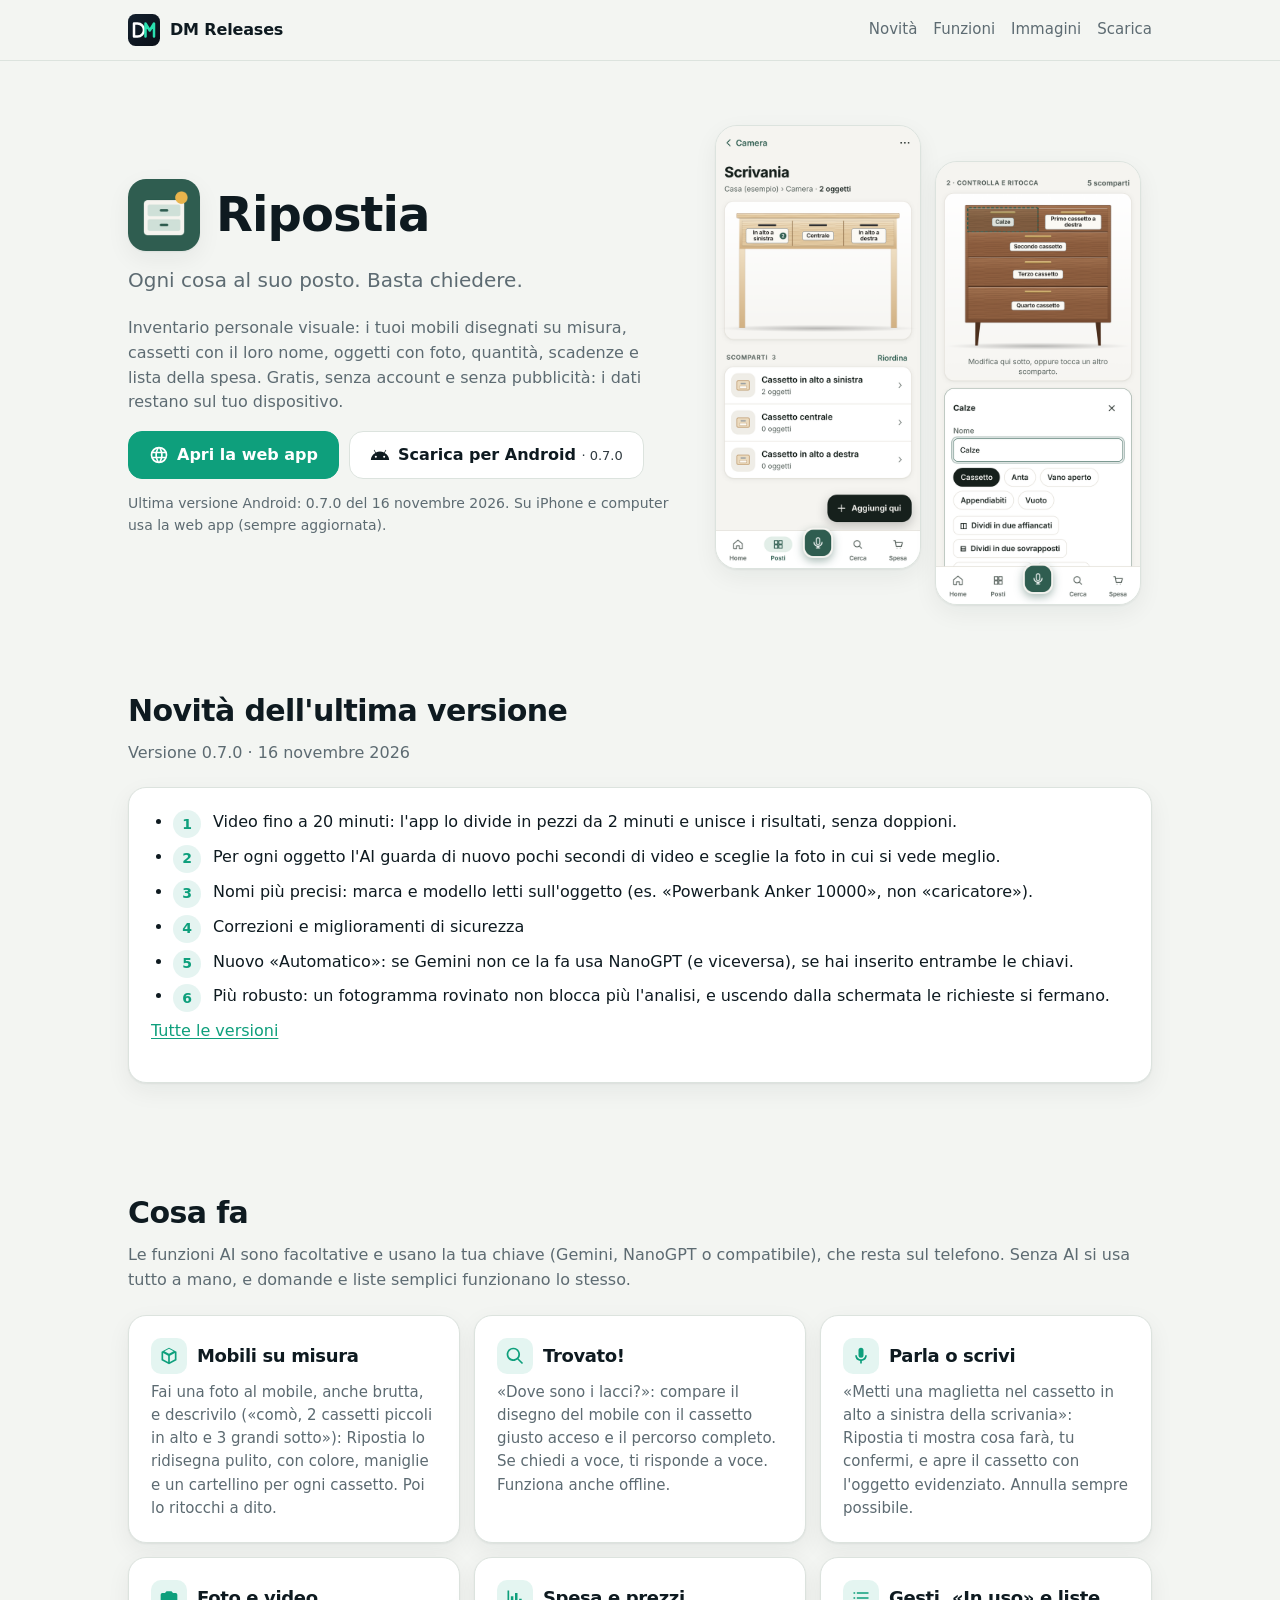
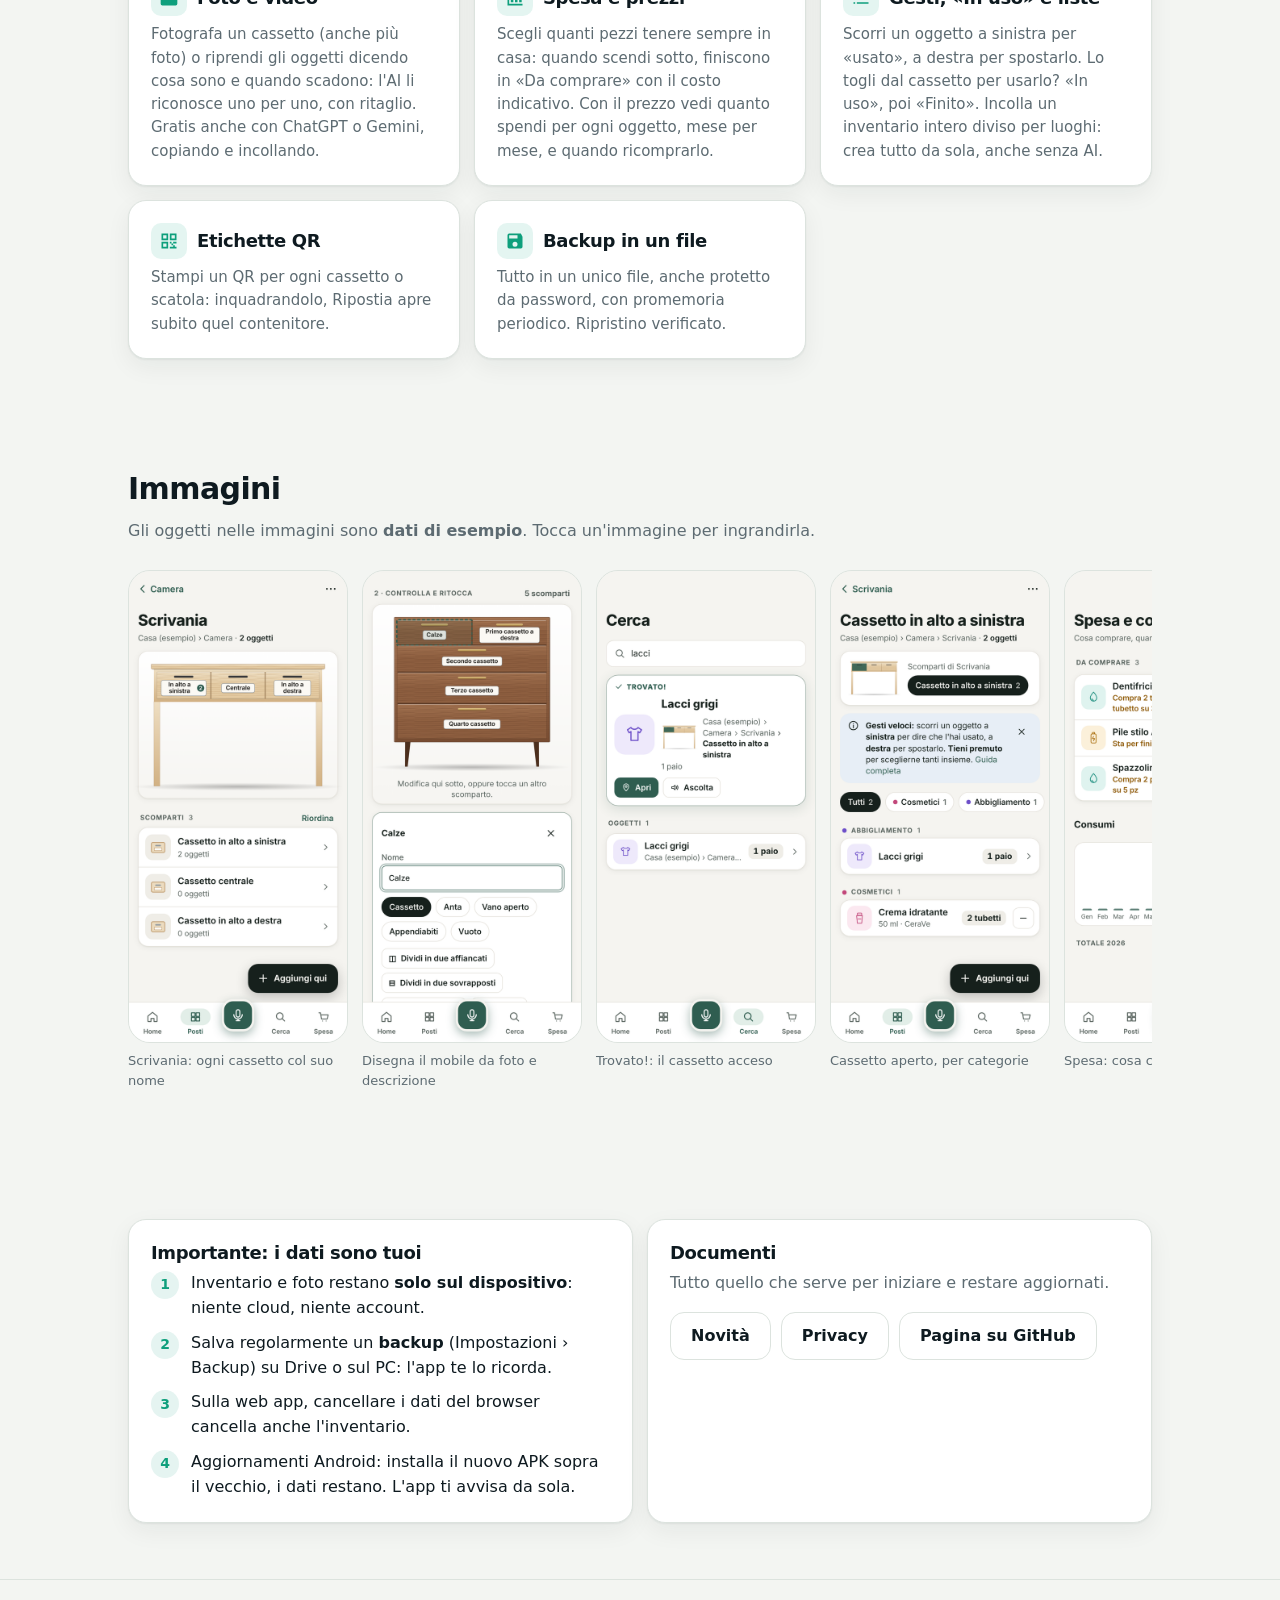
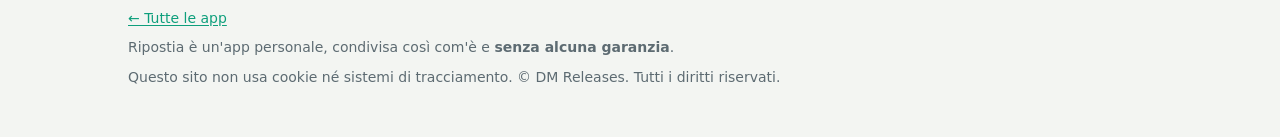
<file: docs/ripostia/index.html>
<!doctype html>
<html lang="it">
<head>
  <meta charset="utf-8">
  <meta name="viewport" content="width=device-width, initial-scale=1">
  <title>Ripostia · DM Releases</title>
  <meta name="description" content="Ripostia: inventario personale visuale. Dici o scrivi dove metti le cose e le ritrovi subito. Web app, Android, novità e privacy.">
  <meta name="color-scheme" content="light dark">
  <meta name="theme-color" content="#f3f5f2" media="(prefers-color-scheme: light)">
  <meta name="theme-color" content="#0a1018" media="(prefers-color-scheme: dark)">
  <meta name="referrer" content="no-referrer">
  <link rel="icon" href="../assets/ripostia/icona-192.png" type="image/png">
  <link rel="apple-touch-icon" href="../assets/ripostia/apple-touch-icon.png">
  <link rel="stylesheet" href="../assets/stile.css">
</head>
<body>
  <header class="top">
    <div class="wrap">
      <a class="brand" href="../" aria-label="DM Releases, pagina principale">
        <img class="brand-mark" src="../assets/dm.svg" alt="" width="32" height="32">
        DM Releases
      </a>
      <nav aria-label="Sezioni">
        <a href="#novita">Novità</a>
        <a href="#funzioni">Funzioni</a>
        <a href="#galleria">Immagini</a>
        <a href="#scarica">Scarica</a>
      </nav>
    </div>
  </header>

  <main>
    <section class="hero">
      <div class="wrap hero-grid">
        <div>
          <div class="app-title">
            <img src="../assets/ripostia/icona-192.png" alt="Icona di Ripostia" width="72" height="72" style="border-radius:18px">
            <h1>Ripostia</h1>
          </div>
          <p class="lead">Ogni cosa al suo posto. Basta chiedere.</p>
          <p class="muted">Inventario personale visuale: i tuoi mobili disegnati su misura, cassetti con il loro nome, oggetti con foto,
            quantità, scadenze e lista della spesa. Gratis, senza account e senza pubblicità: i dati restano sul tuo dispositivo.</p>
          <div class="buttons" id="scarica">
            <a class="btn btn-primary" href="https://ripostia.pages.dev" rel="noopener">
              <svg viewBox="0 0 24 24" aria-hidden="true"><path fill="currentColor" d="M12 2a10 10 0 1 0 0 20 10 10 0 0 0 0-20Zm6.9 6h-3a15.7 15.7 0 0 0-1.4-3.6A8 8 0 0 1 18.9 8ZM12 4c.8 1.2 1.5 2.5 1.9 4h-3.8c.4-1.5 1.1-2.8 1.9-4ZM4.3 14a8.2 8.2 0 0 1 0-4h3.4a16.5 16.5 0 0 0 0 4H4.3Zm.8 2h3a15.7 15.7 0 0 0 1.4 3.6A8 8 0 0 1 5.1 16Zm3-8h-3a8 8 0 0 1 4.4-3.6C8.9 5.5 8.4 6.7 8.1 8ZM12 20c-.8-1.2-1.5-2.5-1.9-4h3.8c-.4 1.5-1.1 2.8-1.9 4Zm2.3-6H9.7a14.7 14.7 0 0 1 0-4h4.6a14.7 14.7 0 0 1 0 4Zm.2 5.6c.6-1.1 1.1-2.3 1.4-3.6h3a8 8 0 0 1-4.4 3.6Zm1.8-5.6a16.5 16.5 0 0 0 0-4h3.4a8.2 8.2 0 0 1 0 4h-3.4Z"/></svg>
              Apri la web app
            </a>
            <a class="btn" id="btn-android" aria-disabled="true" role="link">
              <svg viewBox="0 0 24 24" aria-hidden="true"><path fill="currentColor" d="M17.6 9.5 19.4 6.4a.4.4 0 0 0-.7-.4l-1.8 3.1a11 11 0 0 0-9.8 0L5.3 6a.4.4 0 0 0-.7.4l1.8 3.1A10.3 10.3 0 0 0 1 18h22a10.3 10.3 0 0 0-5.4-8.5ZM7 15.3a1.2 1.2 0 1 1 0-2.5 1.2 1.2 0 0 1 0 2.5Zm10 0a1.2 1.2 0 1 1 0-2.5 1.2 1.2 0 0 1 0 2.5Z"/></svg>
              <span>Scarica per Android <span class="sub" data-stato>· In arrivo</span></span>
            </a>
          </div>
          <p class="status" id="versione">Su iPhone e computer usa la web app: su iPhone si aggiunge alla schermata Home da Safari.</p>
        </div>
        <div class="hero-shot">
          <picture><img src="../assets/ripostia/screenshot/telefono-scrivania.png" alt="Scrivania disegnata con il nome di ogni cassetto (dati di esempio)" width="540" height="1168"></picture>
          <picture><img src="../assets/ripostia/screenshot/telefono-disegna.png" alt="Disegna il mobile da foto e descrizione (dati di esempio)" width="540" height="1168"></picture>
        </div>
      </div>
    </section>

    <section id="novita">
      <div class="wrap">
        <div class="section-head">
          <h2>Novità dell'ultima versione</h2>
          <p class="muted" id="novita-titolo">Si aggiorna da solo a ogni nuova versione.</p>
        </div>
        <div class="card">
          <ul id="novita-lista" class="steps" style="list-style:disc;padding-left:22px">
            <li>Prima pubblicazione in preparazione.</li>
          </ul>
          <p style="margin-top:10px"><a href="https://github.com/Layaris/DMReleases/blob/main/ripostia/CHANGELOG.md">Tutte le versioni</a></p>
        </div>
      </div>
    </section>

    <section id="funzioni">
      <div class="wrap">
        <div class="section-head">
          <h2>Cosa fa</h2>
          <p class="muted">Le funzioni AI sono facoltative e usano la tua chiave (Gemini, NanoGPT o compatibile), che resta sul telefono.
            Senza AI si usa tutto a mano, e domande e liste semplici funzionano lo stesso.</p>
        </div>
        <div class="grid">
          <div class="card feature">
            <h3><span class="ico"><svg viewBox="0 0 24 24" aria-hidden="true"><path fill="currentColor" d="M21 7 12 2 3 7v10l9 5 9-5V7Zm-9 2.2L6.5 6.3 12 3.3l5.5 3-5.5 2.9ZM5 8.5l6 3.3v7.4l-6-3.3V8.5Zm8 10.7v-7.4l6-3.3v7.4l-6 3.3Z"/></svg></span>Mobili su misura</h3>
            <p>Fai una foto al mobile, anche brutta, e descrivilo («comò, 2 cassetti piccoli in alto e 3 grandi sotto»): Ripostia lo ridisegna pulito, con colore, maniglie e un cartellino per ogni cassetto. Poi lo ritocchi a dito.</p>
          </div>
          <div class="card feature">
            <h3><span class="ico"><svg viewBox="0 0 24 24" aria-hidden="true"><path fill="currentColor" d="M10 2a8 8 0 1 0 4.9 14.3l5.4 5.4 1.4-1.4-5.4-5.4A8 8 0 0 0 10 2Zm0 2a6 6 0 1 1 0 12 6 6 0 0 1 0-12Z"/></svg></span>Trovato!</h3>
            <p>«Dove sono i lacci?»: compare il disegno del mobile con il cassetto giusto acceso e il percorso completo. Se chiedi a voce, ti risponde a voce. Funziona anche offline.</p>
          </div>
          <div class="card feature">
            <h3><span class="ico"><svg viewBox="0 0 24 24" aria-hidden="true"><path fill="currentColor" d="M12 14a3 3 0 0 0 3-3V5a3 3 0 0 0-6 0v6a3 3 0 0 0 3 3Zm5-3a5 5 0 0 1-10 0H5a7 7 0 0 0 6 6.9V21h2v-3.1a7 7 0 0 0 6-6.9h-2Z"/></svg></span>Parla o scrivi</h3>
            <p>«Metti una maglietta nel cassetto in alto a sinistra della scrivania»: Ripostia ti mostra cosa farà, tu confermi, e apre il cassetto con l'oggetto evidenziato. Annulla sempre possibile.</p>
          </div>
          <div class="card feature">
            <h3><span class="ico"><svg viewBox="0 0 24 24" aria-hidden="true"><path fill="currentColor" d="M12 9a4 4 0 1 0 0 8 4 4 0 0 0 0-8Zm8-3h-3.2L15 4H9L7.2 6H4a2 2 0 0 0-2 2v11a2 2 0 0 0 2 2h16a2 2 0 0 0 2-2V8a2 2 0 0 0-2-2Z"/></svg></span>Foto e video</h3>
            <p>Fotografa un cassetto (anche più foto) o riprendi gli oggetti dicendo cosa sono e quando scadono: l'AI li riconosce uno per uno, con ritaglio. Gratis anche con ChatGPT o Gemini, copiando e incollando.</p>
          </div>
          <div class="card feature">
            <h3><span class="ico"><svg viewBox="0 0 24 24" aria-hidden="true"><path fill="currentColor" d="M3 21V3h2v16h16v2H3Zm4-4V10h3v7H7Zm5 0V6h3v11h-3Zm5 0v-4h3v4h-3Z"/></svg></span>Spesa e prezzi</h3>
            <p>Scegli quanti pezzi tenere sempre in casa: quando scendi sotto, finiscono in «Da comprare» con il costo indicativo. Con il prezzo vedi quanto spendi per ogni oggetto, mese per mese, e quando ricomprarlo.</p>
          </div>
          <div class="card feature">
            <h3><span class="ico"><svg viewBox="0 0 24 24" aria-hidden="true"><path fill="currentColor" d="M3 5h2v2H3V5Zm4 0h14v2H7V5ZM3 11h2v2H3v-2Zm4 0h14v2H7v-2Zm-4 6h2v2H3v-2Zm4 0h14v2H7v-2Z"/></svg></span>Gesti, «In uso» e liste</h3>
            <p>Scorri un oggetto a sinistra per «usato», a destra per spostarlo. Lo togli dal cassetto per usarlo? «In uso», poi «Finito». Incolla un inventario intero diviso per luoghi: crea tutto da sola, anche senza AI.</p>
          </div>
          <div class="card feature">
            <h3><span class="ico"><svg viewBox="0 0 24 24" aria-hidden="true"><path fill="currentColor" d="M3 3h8v8H3V3Zm2 2v4h4V5H5Zm8-2h8v8h-8V3Zm2 2v4h4V5h-4ZM3 13h8v8H3v-8Zm2 2v4h4v-4H5Zm8-2h2v2h-2v-2Zm2 2h2v2h-2v-2Zm2-2h4v2h-4v-2Zm0 4h2v4h-4v-2h2v-2Zm-4 2h2v2h-2v-2Zm6 0h2v2h-2v-2Z"/></svg></span>Etichette QR</h3>
            <p>Stampi un QR per ogni cassetto o scatola: inquadrandolo, Ripostia apre subito quel contenitore.</p>
          </div>
          <div class="card feature">
            <h3><span class="ico"><svg viewBox="0 0 24 24" aria-hidden="true"><path fill="currentColor" d="M19 3H5a2 2 0 0 0-2 2v14a2 2 0 0 0 2 2h14a2 2 0 0 0 2-2V7l-2-4ZM12 19a3 3 0 1 1 0-6 3 3 0 0 1 0 6Zm3-10H5V5h10v4Z"/></svg></span>Backup in un file</h3>
            <p>Tutto in un unico file, anche protetto da password, con promemoria periodico. Ripristino verificato.</p>
          </div>
        </div>
      </div>
    </section>

    <section id="galleria">
      <div class="wrap">
        <div class="section-head">
          <h2>Immagini</h2>
          <p class="muted">Gli oggetti nelle immagini sono <strong>dati di esempio</strong>. Tocca un'immagine per ingrandirla.</p>
        </div>
        <div class="gallery phone" tabindex="0" aria-label="Immagini sul telefono, scorri di lato">
          <figure><a href="../assets/ripostia/screenshot/telefono-scrivania.png"><img loading="lazy" src="../assets/ripostia/screenshot/telefono-scrivania.png" alt="Scrivania: ogni cassetto col suo nome" width="540" height="1168"></a><figcaption>Scrivania: ogni cassetto col suo nome</figcaption></figure>
          <figure><a href="../assets/ripostia/screenshot/telefono-disegna.png"><img loading="lazy" src="../assets/ripostia/screenshot/telefono-disegna.png" alt="Disegna il mobile da foto e descrizione" width="540" height="1168"></a><figcaption>Disegna il mobile da foto e descrizione</figcaption></figure>
          <figure><a href="../assets/ripostia/screenshot/telefono-trovato.png"><img loading="lazy" src="../assets/ripostia/screenshot/telefono-trovato.png" alt="Trovato!: il cassetto acceso" width="540" height="1168"></a><figcaption>Trovato!: il cassetto acceso</figcaption></figure>
          <figure><a href="../assets/ripostia/screenshot/telefono-cassetto.png"><img loading="lazy" src="../assets/ripostia/screenshot/telefono-cassetto.png" alt="Cassetto aperto, per categorie" width="540" height="1168"></a><figcaption>Cassetto aperto, per categorie</figcaption></figure>
          <figure><a href="../assets/ripostia/screenshot/telefono-spesa.png"><img loading="lazy" src="../assets/ripostia/screenshot/telefono-spesa.png" alt="Spesa: cosa comprare e quando" width="540" height="1168"></a><figcaption>Spesa: cosa comprare e quando</figcaption></figure>
          <figure><a href="../assets/ripostia/screenshot/telefono-foto.png"><img loading="lazy" src="../assets/ripostia/screenshot/telefono-foto.png" alt="Aggiungi con foto o video" width="540" height="1168"></a><figcaption>Aggiungi con foto o video</figcaption></figure>
          <figure><a href="../assets/ripostia/screenshot/telefono-chiedi.png"><img loading="lazy" src="../assets/ripostia/screenshot/telefono-chiedi.png" alt="Chiedi: piano da confermare" width="540" height="1168"></a><figcaption>Chiedi: piano da confermare</figcaption></figure>
          <figure><a href="../assets/ripostia/screenshot/telefono-armadio.png"><img loading="lazy" src="../assets/ripostia/screenshot/telefono-armadio.png" alt="Armadio" width="540" height="1168"></a><figcaption>Armadio</figcaption></figure>
        </div>
      </div>
    </section>

    <section>
      <div class="wrap two">
        <div class="card">
          <h3>Importante: i dati sono tuoi</h3>
          <ol class="steps">
            <li>Inventario e foto restano <strong>solo sul dispositivo</strong>: niente cloud, niente account.</li>
            <li>Salva regolarmente un <strong>backup</strong> (Impostazioni › Backup) su Drive o sul PC: l'app te lo ricorda.</li>
            <li>Sulla web app, cancellare i dati del browser cancella anche l'inventario.</li>
            <li>Aggiornamenti Android: installa il nuovo APK sopra il vecchio, i dati restano. L'app ti avvisa da sola.</li>
          </ol>
        </div>
        <div class="card">
          <h3>Documenti</h3>
          <p class="muted">Tutto quello che serve per iniziare e restare aggiornati.</p>
          <div class="buttons">
            <a class="btn" href="https://github.com/Layaris/DMReleases/blob/main/ripostia/CHANGELOG.md">Novità</a>
            <a class="btn" href="https://github.com/Layaris/DMReleases/blob/main/ripostia/PRIVACY.md">Privacy</a>
            <a class="btn" href="https://github.com/Layaris/DMReleases/tree/main/ripostia">Pagina su GitHub</a>
          </div>
        </div>
      </div>
    </section>
  </main>

  <footer>
    <div class="wrap">
      <p><a href="../">← Tutte le app</a></p>
      <p>Ripostia è un'app personale, condivisa così com'è e <strong>senza alcuna garanzia</strong>.</p>
      <p>Questo sito non usa cookie né sistemi di tracciamento. © DM Releases. Tutti i diritti riservati.</p>
    </div>
  </footer>

  <script>
    // Legge latest.json (stessa cartella: copia di ripostia/latest.json scritta dalla pubblicazione
    // automatica di Ripostia). Versione, data, link all'APK e novità si aggiornano da soli a ogni versione.
    (function () {
      function data(iso) {
        var d = iso ? new Date(iso) : null;
        return d && !isNaN(d) ? d.toLocaleDateString('it-IT', { day: 'numeric', month: 'long', year: 'numeric' }) : '';
      }
      function sicuro(url) { return typeof url === 'string' && /^https:\/\/github\.com\/Layaris\/DMReleases\/releases\/download\/ripostia-/.test(url) ? url : null; }
      fetch('latest.json', { cache: 'no-store' })
        .then(function (r) { return r.ok ? r.json() : null; })
        .then(function (d) {
          if (!d || d.app !== 'ripostia' || !d.version) return;
          var apk = sicuro(d.apk);
          if (apk) {
            var b = document.getElementById('btn-android');
            b.href = apk;
            b.removeAttribute('aria-disabled');
            b.removeAttribute('role');
            b.querySelector('[data-stato]').textContent = '· ' + d.version;
          }
          var v = document.getElementById('versione');
          v.textContent = 'Ultima versione Android: ' + d.version + (d.date ? ' del ' + data(d.date) : '') +
            '. Su iPhone e computer usa la web app (sempre aggiornata).';
          document.getElementById('novita-titolo').textContent = 'Versione ' + d.version + (d.date ? ' · ' + data(d.date) : '');
          if (typeof d.notes === 'string' && d.notes.trim()) {
            var ul = document.getElementById('novita-lista');
            ul.textContent = '';
            d.notes.split('\n').forEach(function (n) {
              if (!n.trim()) return;
              var li = document.createElement('li');
              li.textContent = n.trim();   // testo puro: nessun HTML dal file
              ul.appendChild(li);
            });
          }
        })
        .catch(function () {});
    })();
  </script>
</body>
</html>
</file>
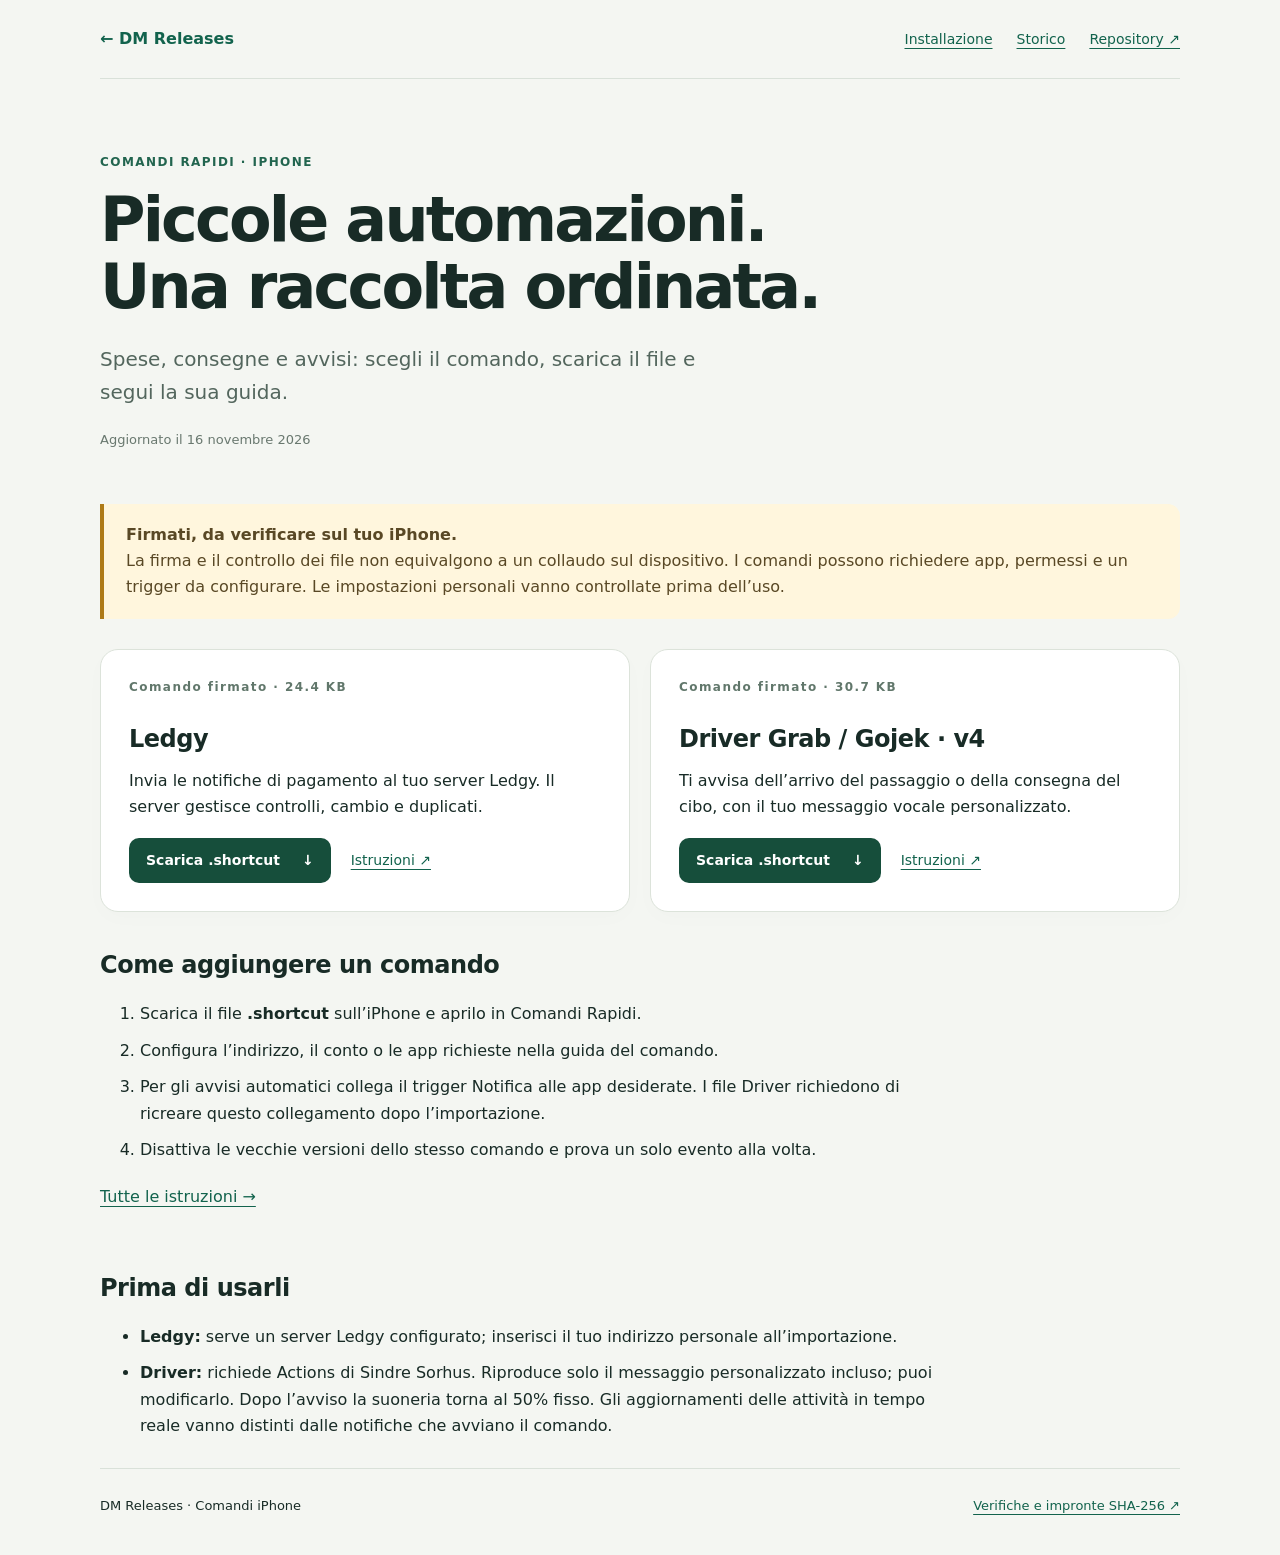
<file: docs/shortcuts/index.html>
<!doctype html>
<html lang="it"><head><meta charset="utf-8"><meta name="viewport" content="width=device-width, initial-scale=1">
<title>Comandi iPhone — DM Releases</title><meta name="description" content="Download, istruzioni e storico dei comandi iPhone Ledgy, Driver Grab/Gojek e Wallet.">
<meta name="color-scheme" content="light dark"><link rel="icon" href="../assets/dm.svg" type="image/svg+xml"><link rel="stylesheet" href="style.css"></head>
<body><a class="skip" href="#contenuto">Vai ai download</a><header><a href="../">← DM Releases</a><nav aria-label="Sezioni"><a href="#installazione">Installazione</a><a href="https://github.com/Layaris/DMReleases/blob/main/shortcuts/istruzioni/STORICO.md">Storico</a><a href="https://github.com/Layaris/DMReleases/tree/main/shortcuts">Repository ↗</a></nav></header>
<main id="contenuto"><section class="hero"><p class="eyebrow">COMANDI RAPIDI · IPHONE</p><h1>Piccole automazioni.<br>Una raccolta ordinata.</h1><p class="lead">Spese, consegne e avvisi: scegli il comando, scarica il file e segui la sua guida.</p><p class="date">Aggiornato il 16 novembre 2026</p></section>
<aside class="notice"><strong>Firmati, da verificare sul tuo iPhone.</strong> La firma e il controllo dei file non equivalgono a un collaudo sul dispositivo. I comandi possono richiedere app, permessi e un trigger da configurare. Le impostazioni personali vanno controllate prima dell’uso.</aside>
<section class="grid" aria-label="Download delle versioni più recenti"><article class="card"><p class="label">Comando firmato · 24.4 KB</p>
    <h2>Ledgy</h2><p>Invia le notifiche di pagamento al tuo server Ledgy. Il server gestisce controlli, cambio e duplicati.</p>
    <div class="links"><a class="button" download href="downloads/Ledgy.shortcut">Scarica .shortcut <span aria-hidden="true">↓</span></a>
    <a href="https://github.com/Layaris/DMReleases/blob/main/shortcuts/istruzioni/LEDGY.md">Istruzioni ↗</a></div></article><article class="card"><p class="label">Comando firmato · 30.7 KB</p>
    <h2>Driver Grab / Gojek · v4</h2><p>Ti avvisa dell’arrivo del passaggio o della consegna del cibo, con il tuo messaggio vocale personalizzato.</p>
    <div class="links"><a class="button" download href="downloads/Driver_Grab_Gojek_v4.shortcut">Scarica .shortcut <span aria-hidden="true">↓</span></a>
    <a href="https://github.com/Layaris/DMReleases/blob/main/shortcuts/istruzioni/DRIVER.md">Istruzioni ↗</a></div></article></section>
<section id="installazione" class="guide"><h2>Come aggiungere un comando</h2><ol><li>Scarica il file <strong>.shortcut</strong> sull’iPhone e aprilo in Comandi Rapidi.</li><li>Configura l’indirizzo, il conto o le app richieste nella guida del comando.</li><li>Per gli avvisi automatici collega il trigger Notifica alle app desiderate. I file Driver richiedono di ricreare questo collegamento dopo l’importazione.</li><li>Disattiva le vecchie versioni dello stesso comando e prova un solo evento alla volta.</li></ol><p><a href="https://github.com/Layaris/DMReleases/blob/main/shortcuts/istruzioni/README.md">Tutte le istruzioni →</a></p></section>
<section class="guide"><h2>Prima di usarli</h2><ul><li><strong>Ledgy:</strong> serve un server Ledgy configurato; inserisci il tuo indirizzo personale all’importazione.</li><li><strong>Driver:</strong> richiede Actions di Sindre Sorhus. Riproduce solo il messaggio personalizzato incluso; puoi modificarlo. Dopo l’avviso la suoneria torna al 50% fisso. Gli aggiornamenti delle attività in tempo reale vanno distinti dalle notifiche che avviano il comando.</li></ul></section>

</main><footer><span>DM Releases · Comandi iPhone</span><a href="https://github.com/Layaris/DMReleases/blob/main/shortcuts/verifiche/manifest.json">Verifiche e impronte SHA-256 ↗</a></footer></body></html>
</file>
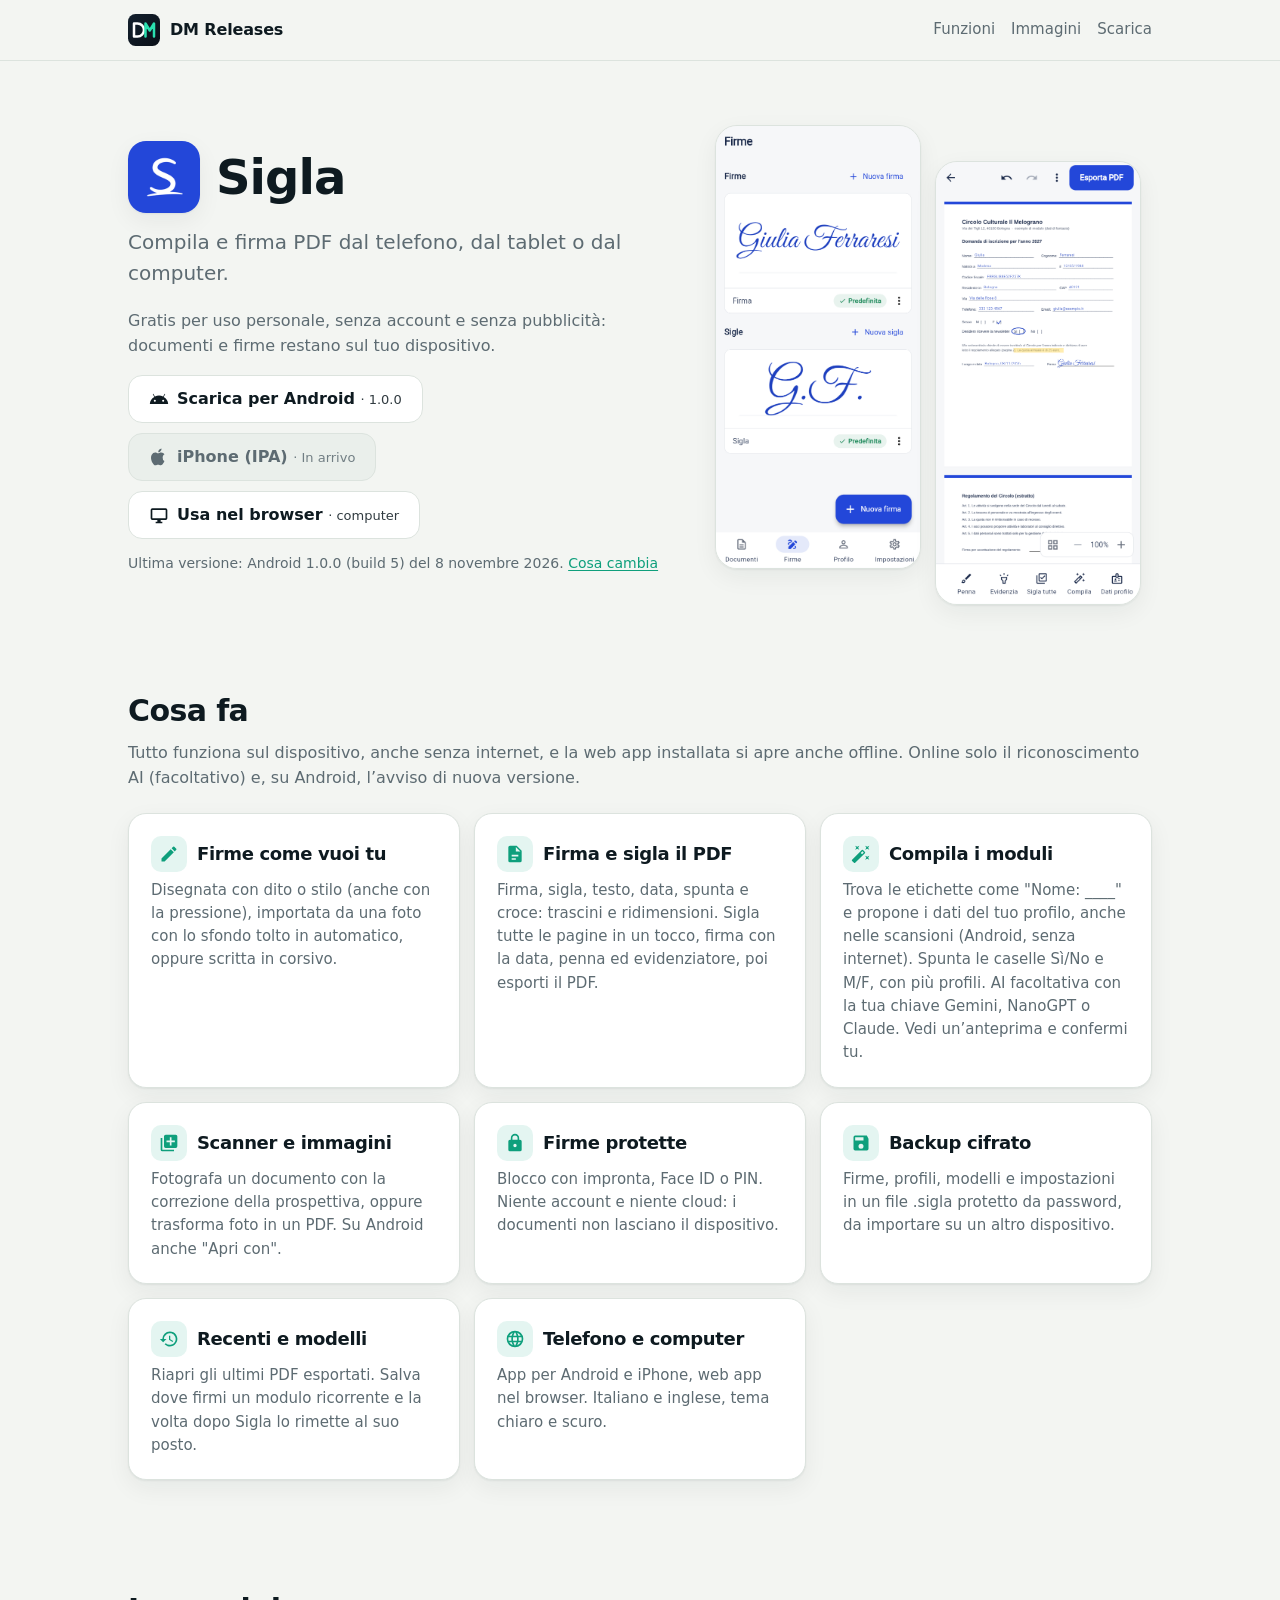
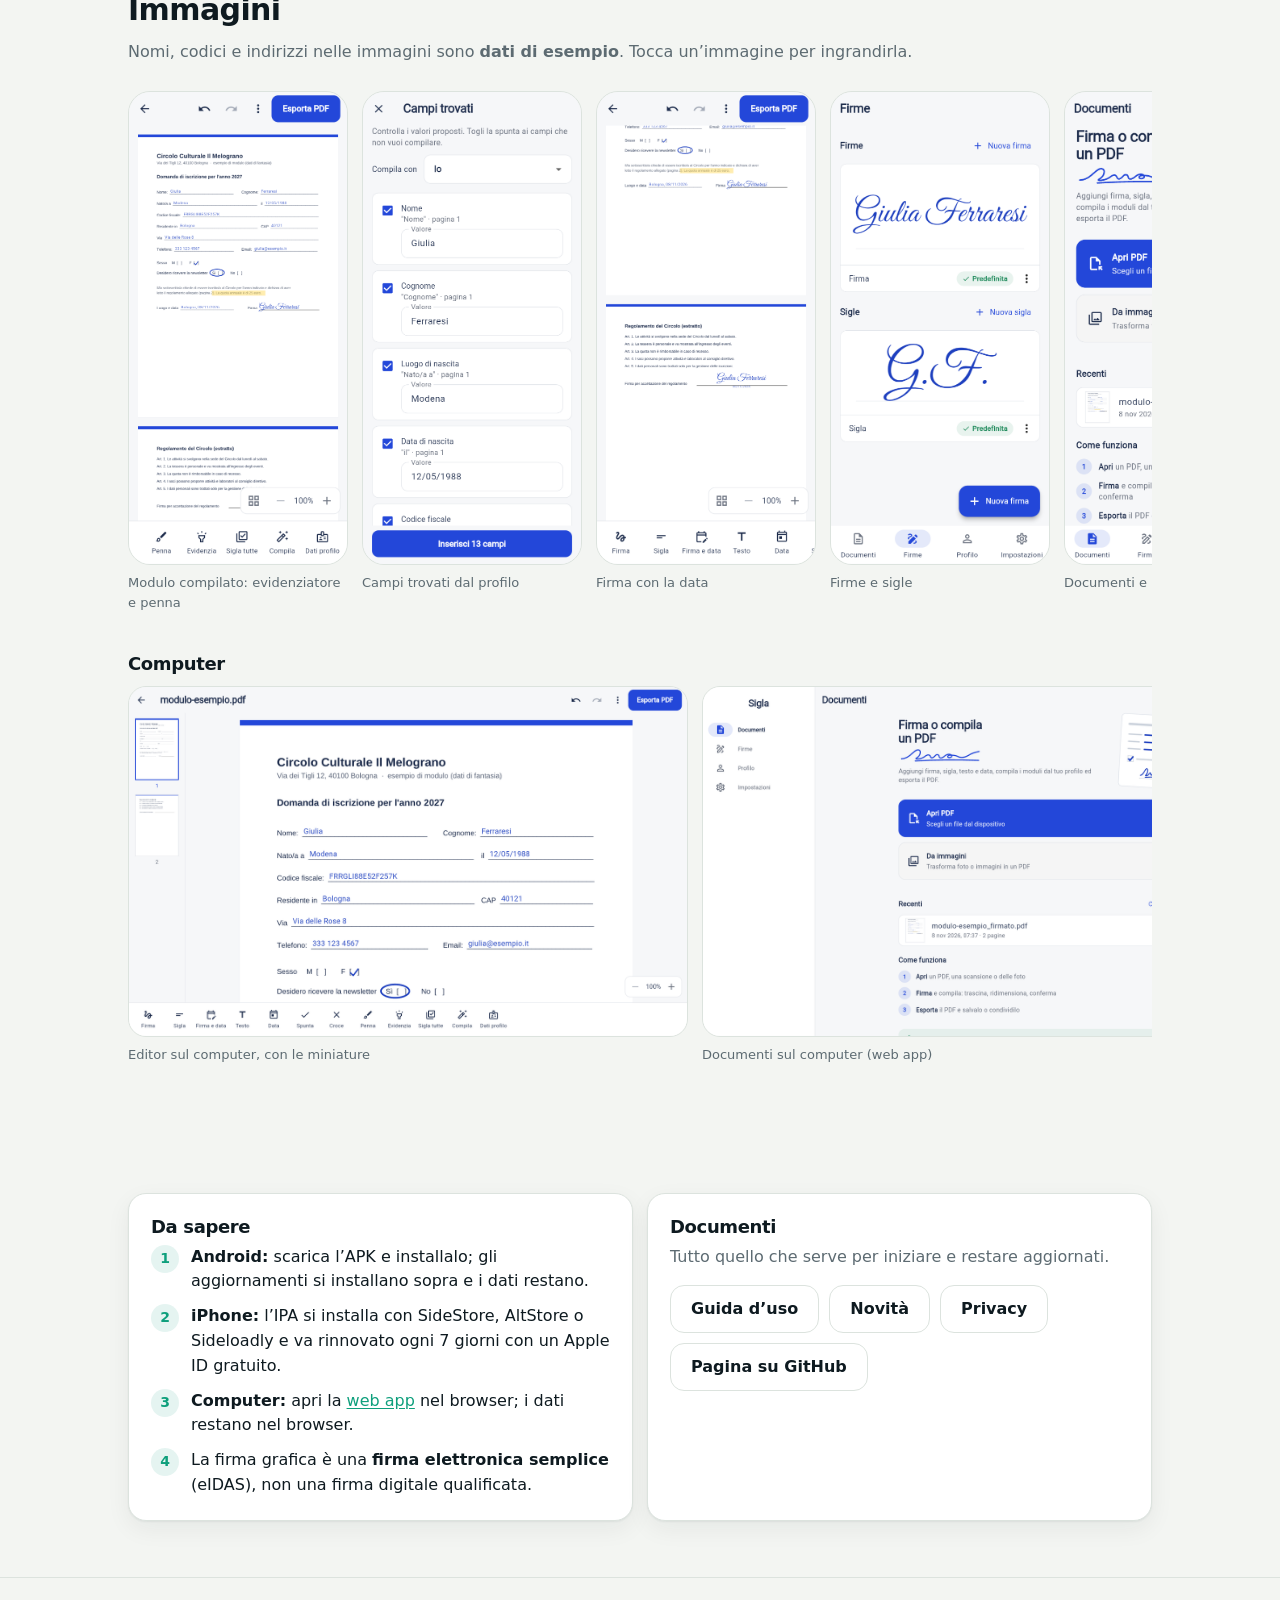
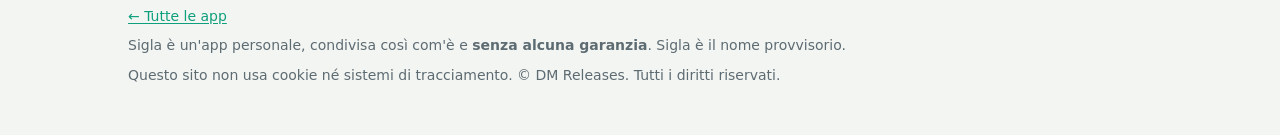
<file: docs/sigla/index.html>
<!doctype html>
<html lang="it">
<head>
  <meta charset="utf-8">
  <meta name="viewport" content="width=device-width, initial-scale=1">
  <title>Sigla · DM Releases</title>
  <meta name="description" content="Sigla: compila e firma PDF. Firme disegnate, da foto o scritte, compilazione automatica dei moduli. Android, iPhone, guida e novità.">
  <meta name="color-scheme" content="light dark">
  <meta name="theme-color" content="#f3f5f2" media="(prefers-color-scheme: light)">
  <meta name="theme-color" content="#0a1018" media="(prefers-color-scheme: dark)">
  <meta name="referrer" content="no-referrer">
  <link rel="icon" href="../assets/sigla/icona-192.png" type="image/png">
  <link rel="apple-touch-icon" href="../assets/sigla/apple-touch-icon.png">
  <link rel="stylesheet" href="../assets/stile.css">
</head>
<body>
  <header class="top">
    <div class="wrap">
      <a class="brand" href="../" aria-label="DM Releases, pagina principale">
        <img class="brand-mark" src="../assets/dm.svg" alt="" width="32" height="32">
        DM Releases
      </a>
      <nav aria-label="Sezioni">
        <a href="#funzioni">Funzioni</a>
        <a href="#galleria">Immagini</a>
        <a href="#scarica">Scarica</a>
      </nav>
    </div>
  </header>

  <main>
    <section class="hero">
      <div class="wrap hero-grid">
        <div>
          <div class="app-title">
            <img src="../assets/sigla/icona-192.png" alt="Icona di Sigla" width="72" height="72" style="border-radius:18px">
            <h1>Sigla</h1>
          </div>
          <p class="lead">Compila e firma PDF dal telefono, dal tablet o dal computer.</p>
          <p class="muted">Gratis per uso personale, senza account e senza pubblicità: documenti e firme restano sul tuo dispositivo.</p>
          <div class="buttons" id="scarica">
            <a class="btn" id="btn-android" aria-disabled="true" role="link">
              <svg viewBox="0 0 24 24" aria-hidden="true"><path fill="currentColor" d="M17.6 9.5 19.4 6.4a.4.4 0 0 0-.7-.4l-1.8 3.1a11 11 0 0 0-9.8 0L5.3 6a.4.4 0 0 0-.7.4l1.8 3.1A10.3 10.3 0 0 0 1 18h22a10.3 10.3 0 0 0-5.4-8.5ZM7 15.3a1.2 1.2 0 1 1 0-2.5 1.2 1.2 0 0 1 0 2.5Zm10 0a1.2 1.2 0 1 1 0-2.5 1.2 1.2 0 0 1 0 2.5Z"/></svg>
              <span>Scarica per Android <span class="sub" data-stato>· In arrivo</span></span>
            </a>
            <a class="btn" id="btn-ios" aria-disabled="true" role="link">
              <svg viewBox="0 0 24 24" aria-hidden="true"><path fill="currentColor" d="M16.4 12.6c0-2.6 2.1-3.8 2.2-3.9a4.8 4.8 0 0 0-3.8-2c-1.6-.2-3.1.9-3.9.9-.8 0-2-.9-3.4-.9a5 5 0 0 0-4.2 2.6c-1.8 3.1-.5 7.7 1.3 10.2.8 1.2 1.8 2.6 3.1 2.5 1.2 0 1.7-.8 3.2-.8s1.9.8 3.2.8c1.3 0 2.2-1.2 3-2.4a10 10 0 0 0 1.4-2.8 4.3 4.3 0 0 1-2.1-4.2ZM14 4.9A4.3 4.3 0 0 0 15 1.7a4.4 4.4 0 0 0-2.9 1.5 4.1 4.1 0 0 0-1 3.1A3.6 3.6 0 0 0 14 4.9Z"/></svg>
              <span>iPhone (IPA) <span class="sub" data-stato>· In arrivo</span></span>
            </a>
            <a class="btn" href="https://dmsigla.pages.dev">
              <svg viewBox="0 0 24 24" aria-hidden="true"><path fill="currentColor" d="M20 4H4a2 2 0 0 0-2 2v10a2 2 0 0 0 2 2h6v2H8v2h8v-2h-2v-2h6a2 2 0 0 0 2-2V6a2 2 0 0 0-2-2Zm0 12H4V6h16v10Z"/></svg>
              <span>Usa nel browser <span class="sub">· computer</span></span>
            </a>
          </div>
          <p class="status" id="versione">Prima pubblicazione in preparazione.</p>
        </div>
        <div class="hero-shot">
          <picture>
            <source srcset="../assets/sigla/screenshot/telefono-firme-scuro.png" media="(prefers-color-scheme: dark)">
            <img src="../assets/sigla/screenshot/telefono-firme.png" alt="Libreria delle firme (dati di esempio)" width="540" height="1169">
          </picture>
          <picture>
            <img src="../assets/sigla/screenshot/telefono-modulo-compilato.png" alt="Modulo compilato e firmato (dati di esempio)" width="540" height="1169">
          </picture>
        </div>
      </div>
    </section>

    <section id="funzioni">
      <div class="wrap">
        <div class="section-head">
          <h2>Cosa fa</h2>
          <p class="muted">Tutto funziona sul dispositivo, anche senza internet, e la web app installata si apre anche offline. Online solo il riconoscimento AI (facoltativo) e, su Android, l’avviso di nuova versione.</p>
        </div>
        <div class="grid">
          <div class="card feature">
            <h3><span class="ico"><svg viewBox="0 0 24 24" aria-hidden="true"><path fill="currentColor" d="M3 17.25V21h3.75L17.8 9.94l-3.75-3.75L3 17.25ZM20.7 7.04a1 1 0 0 0 0-1.41l-2.34-2.34a1 1 0 0 0-1.41 0l-1.83 1.83 3.75 3.75 1.83-1.83Z"/></svg></span>Firme come vuoi tu</h3>
            <p>Disegnata con dito o stilo (anche con la pressione), importata da una foto con lo sfondo tolto in automatico, oppure scritta in corsivo.</p>
          </div>
          <div class="card feature">
            <h3><span class="ico"><svg viewBox="0 0 24 24" aria-hidden="true"><path fill="currentColor" d="M14 2H6a2 2 0 0 0-2 2v16a2 2 0 0 0 2 2h12a2 2 0 0 0 2-2V8l-6-6Zm-1 7V3.5L18.5 9H13ZM8 13h8v2H8v-2Zm0 4h5v2H8v-2Z"/></svg></span>Firma e sigla il PDF</h3>
            <p>Firma, sigla, testo, data, spunta e croce: trascini e ridimensioni. Sigla tutte le pagine in un tocco, firma con la data, penna ed evidenziatore, poi esporti il PDF.</p>
          </div>
          <div class="card feature">
            <h3><span class="ico"><svg viewBox="0 0 24 24" aria-hidden="true"><path fill="currentColor" d="M7.5 5.6 10 7 8.6 4.5 10 2 7.5 3.4 5 2l1.4 2.5L5 7l2.5-1.4Zm12 9.8L17 14l1.4 2.5L17 19l2.5-1.4L22 19l-1.4-2.5L22 14l-2.5 1.4ZM22 2l-2.5 1.4L17 2l1.4 2.5L17 7l2.5-1.4L22 7l-1.4-2.5L22 2Zm-7.6 5.3a1 1 0 0 0-1.4 0L1.3 18.9a1 1 0 0 0 0 1.4l2.3 2.3a1 1 0 0 0 1.4 0L16.7 11a1 1 0 0 0 0-1.4l-2.3-2.3ZM13.3 12.3l-1.6-1.6 2-2 1.6 1.6-2 2Z"/></svg></span>Compila i moduli</h3>
            <p>Trova le etichette come "Nome: ____" e propone i dati del tuo profilo, anche nelle scansioni (Android, senza internet). Spunta le caselle Sì/No e M/F, con più profili. AI facoltativa con la tua chiave Gemini, NanoGPT o Claude. Vedi un’anteprima e confermi tu.</p>
          </div>
          <div class="card feature">
            <h3><span class="ico"><svg viewBox="0 0 24 24" aria-hidden="true"><path fill="currentColor" d="M4 6H2v14a2 2 0 0 0 2 2h14v-2H4V6Zm16-4H8a2 2 0 0 0-2 2v12a2 2 0 0 0 2 2h12a2 2 0 0 0 2-2V4a2 2 0 0 0-2-2Zm-1 9h-4v4h-2v-4H9V9h4V5h2v4h4v2Z"/></svg></span>Scanner e immagini</h3>
            <p>Fotografa un documento con la correzione della prospettiva, oppure trasforma foto in un PDF. Su Android anche "Apri con".</p>
          </div>
          <div class="card feature">
            <h3><span class="ico"><svg viewBox="0 0 24 24" aria-hidden="true"><path fill="currentColor" d="M18 8h-1V6A5 5 0 0 0 7 6v2H6a2 2 0 0 0-2 2v10a2 2 0 0 0 2 2h12a2 2 0 0 0 2-2V10a2 2 0 0 0-2-2Zm-6 9a2 2 0 1 1 0-4 2 2 0 0 1 0 4Zm3.1-9H8.9V6a3.1 3.1 0 0 1 6.2 0v2Z"/></svg></span>Firme protette</h3>
            <p>Blocco con impronta, Face ID o PIN. Niente account e niente cloud: i documenti non lasciano il dispositivo.</p>
          </div>
          <div class="card feature">
            <h3><span class="ico"><svg viewBox="0 0 24 24" aria-hidden="true"><path fill="currentColor" d="M19 3H5a2 2 0 0 0-2 2v14a2 2 0 0 0 2 2h14a2 2 0 0 0 2-2V7l-2-4ZM12 19a3 3 0 1 1 0-6 3 3 0 0 1 0 6Zm3-10H5V5h10v4Z"/></svg></span>Backup cifrato</h3>
            <p>Firme, profili, modelli e impostazioni in un file .sigla protetto da password, da importare su un altro dispositivo.</p>
          </div>
          <div class="card feature">
            <h3><span class="ico"><svg viewBox="0 0 24 24" aria-hidden="true"><path fill="currentColor" d="M13 3a9 9 0 0 0-9 9H1l3.9 3.9.1.1L9 12H6a7 7 0 1 1 2.1 5l-1.4 1.4A9 9 0 1 0 13 3Zm-1 5v5l4.3 2.5.7-1.2-3.5-2.1V8H12Z"/></svg></span>Recenti e modelli</h3>
            <p>Riapri gli ultimi PDF esportati. Salva dove firmi un modulo ricorrente e la volta dopo Sigla lo rimette al suo posto.</p>
          </div>
          <div class="card feature">
            <h3><span class="ico"><svg viewBox="0 0 24 24" aria-hidden="true"><path fill="currentColor" d="M12 2a10 10 0 1 0 0 20 10 10 0 0 0 0-20Zm6.9 6h-2.9a15.7 15.7 0 0 0-1.4-3.6A8 8 0 0 1 18.9 8ZM12 4a14 14 0 0 1 1.9 4h-3.8A14 14 0 0 1 12 4ZM4.3 14a8.2 8.2 0 0 1 0-4h3.4a16.5 16.5 0 0 0 0 4H4.3Zm.8 2h3a15.7 15.7 0 0 0 1.3 3.6A8 8 0 0 1 5.1 16ZM8 8H5.1a8 8 0 0 1 4.3-3.6C8.8 5.5 8.3 6.7 8 8Zm4 12a14 14 0 0 1-1.9-4h3.8A14 14 0 0 1 12 20Zm2.3-6H9.7a14.7 14.7 0 0 1 0-4h4.6a14.7 14.7 0 0 1 0 4Zm.3 5.6a15.7 15.7 0 0 0 1.4-3.6h2.9a8 8 0 0 1-4.3 3.6Zm1.7-5.6a16.5 16.5 0 0 0 0-4h3.4a8.2 8.2 0 0 1 0 4h-3.4Z"/></svg></span>Telefono e computer</h3>
            <p>App per Android e iPhone, web app nel browser. Italiano e inglese, tema chiaro e scuro.</p>
          </div>
        </div>
      </div>
    </section>

    <section id="galleria">
      <div class="wrap">
        <div class="section-head">
          <h2>Immagini</h2>
          <p class="muted">Nomi, codici e indirizzi nelle immagini sono <strong>dati di esempio</strong>. Tocca un’immagine per ingrandirla.</p>
        </div>
        <div class="gallery phone" tabindex="0" aria-label="Immagini sul telefono, scorri di lato">
          <figure><a href="../assets/sigla/screenshot/telefono-modulo-compilato.png"><img loading="lazy" src="../assets/sigla/screenshot/telefono-modulo-compilato.png" alt="Modulo compilato: evidenziatore e penna" width="540" height="1169"></a><figcaption>Modulo compilato: evidenziatore e penna</figcaption></figure>
          <figure><a href="../assets/sigla/screenshot/telefono-campi-trovati.png"><img loading="lazy" src="../assets/sigla/screenshot/telefono-campi-trovati.png" alt="Campi trovati dal profilo" width="540" height="1169"></a><figcaption>Campi trovati dal profilo</figcaption></figure>
          <figure><a href="../assets/sigla/screenshot/telefono-firma-e-data.png"><img loading="lazy" src="../assets/sigla/screenshot/telefono-firma-e-data.png" alt="Firma con la data" width="540" height="1169"></a><figcaption>Firma con la data</figcaption></figure>
          <figure><a href="../assets/sigla/screenshot/telefono-firme.png"><img loading="lazy" src="../assets/sigla/screenshot/telefono-firme.png" alt="Firme e sigle" width="540" height="1169"></a><figcaption>Firme e sigle</figcaption></figure>
          <figure><a href="../assets/sigla/screenshot/telefono-documenti.png"><img loading="lazy" src="../assets/sigla/screenshot/telefono-documenti.png" alt="Documenti e recenti" width="540" height="1169"></a><figcaption>Documenti e recenti</figcaption></figure>
          <figure><a href="../assets/sigla/screenshot/telefono-profilo.png"><img loading="lazy" src="../assets/sigla/screenshot/telefono-profilo.png" alt="Più profili" width="540" height="1169"></a><figcaption>Più profili</figcaption></figure>
          <figure><a href="../assets/sigla/screenshot/telefono-impostazioni.png"><img loading="lazy" src="../assets/sigla/screenshot/telefono-impostazioni.png" alt="Impostazioni e lingua" width="540" height="1169"></a><figcaption>Impostazioni e lingua</figcaption></figure>
          <figure><a href="../assets/sigla/screenshot/telefono-firme-scuro.png"><img loading="lazy" src="../assets/sigla/screenshot/telefono-firme-scuro.png" alt="Firme, tema scuro" width="540" height="1169"></a><figcaption>Firme, tema scuro</figcaption></figure>
          <figure><a href="../assets/sigla/screenshot/telefono-documenti-scuro.png"><img loading="lazy" src="../assets/sigla/screenshot/telefono-documenti-scuro.png" alt="Documenti, tema scuro" width="540" height="1169"></a><figcaption>Documenti, tema scuro</figcaption></figure>
        </div>

        <h3 style="margin-top:24px">Computer</h3>
        <div class="gallery wide" tabindex="0" aria-label="Immagini sul computer, scorri di lato">
          <figure><a href="../assets/sigla/screenshot/computer-modulo-compilato.png"><img loading="lazy" src="../assets/sigla/screenshot/computer-modulo-compilato.png" alt="Editor sul computer con le miniature delle pagine" width="1280" height="800"></a><figcaption>Editor sul computer, con le miniature</figcaption></figure>
          <figure><a href="../assets/sigla/screenshot/computer-documenti.png"><img loading="lazy" src="../assets/sigla/screenshot/computer-documenti.png" alt="Documenti sul computer" width="1280" height="800"></a><figcaption>Documenti sul computer (web app)</figcaption></figure>
        </div>
      </div>
    </section>

    <section>
      <div class="wrap two">
        <div class="card">
          <h3>Da sapere</h3>
          <ol class="steps">
            <li><strong>Android:</strong> scarica l’APK e installalo; gli aggiornamenti si installano sopra e i dati restano.</li>
            <li><strong>iPhone:</strong> l’IPA si installa con SideStore, AltStore o Sideloadly e va rinnovato ogni 7 giorni con un Apple ID gratuito.</li>
            <li><strong>Computer:</strong> apri la <a href="https://dmsigla.pages.dev">web app</a> nel browser; i dati restano nel browser.</li>
            <li>La firma grafica è una <strong>firma elettronica semplice</strong> (eIDAS), non una firma digitale qualificata.</li>
          </ol>
        </div>
        <div class="card">
          <h3>Documenti</h3>
          <p class="muted">Tutto quello che serve per iniziare e restare aggiornati.</p>
          <div class="buttons">
            <a class="btn" href="https://github.com/Layaris/DMReleases/blob/main/sigla/GUIDA.md">Guida d’uso</a>
            <a class="btn" href="https://github.com/Layaris/DMReleases/blob/main/sigla/CHANGELOG.md">Novità</a>
            <a class="btn" href="privacy.html">Privacy</a>
            <a class="btn" href="https://github.com/Layaris/DMReleases/tree/main/sigla">Pagina su GitHub</a>
          </div>
        </div>
      </div>
    </section>
  </main>

  <footer>
    <div class="wrap">
      <p><a href="../">← Tutte le app</a></p>
      <p>Sigla è un'app personale, condivisa così com'è e <strong>senza alcuna garanzia</strong>. Sigla è il nome provvisorio.</p>
      <p>Questo sito non usa cookie né sistemi di tracciamento. © DM Releases. Tutti i diritti riservati.</p>
    </div>
  </footer>

  <script>
    // Legge latest.json (stessa cartella, copia di sigla/latest.json scritta
    // dalla pubblicazione automatica). Campi: version, build, date, apk per Android;
    // ipa_version, ipa_build, ipa_date, ipa per iPhone. Senza file o senza link i
    // pulsanti restano "In arrivo".
    (function () {
      function data(iso) {
        var d = iso ? new Date(iso) : null;
        return d && !isNaN(d) ? d.toLocaleDateString('it-IT', { day: 'numeric', month: 'long', year: 'numeric' }) : '';
      }
      function sicuro(url) { return typeof url === 'string' && /^https:\/\/github\.com\//.test(url) ? url : null; }
      function attiva(id, url, versione, primario) {
        var b = document.getElementById(id);
        if (!b || !url) return false;
        b.href = url;
        b.removeAttribute('aria-disabled');
        b.removeAttribute('role');
        if (primario) b.classList.add('btn-primary');
        var s = b.querySelector('[data-stato]');
        if (s) s.textContent = versione ? '· ' + versione : '';
        return true;
      }
      fetch('latest.json', { cache: 'no-store' })
        .then(function (r) { return r.ok ? r.json() : null; })
        .then(function (d) {
          if (!d || d.app !== 'sigla') return;
          var righe = [];
          if (attiva('btn-android', sicuro(d.apk), d.version, false)) {
            righe.push('Android ' + d.version + (d.build ? ' (build ' + d.build + ')' : '') + (d.date ? ' del ' + data(d.date) : ''));
          }
          if (attiva('btn-ios', sicuro(d.ipa), d.ipa_version, false)) {
            righe.push('iPhone ' + d.ipa_version + (d.ipa_build ? ' (build ' + d.ipa_build + ')' : '') + (d.ipa_date ? ' del ' + data(d.ipa_date) : ''));
          }
          if (!righe.length) return;
          var v = document.getElementById('versione');
          v.textContent = 'Ultima versione: ' + righe.join(' · ') + '. ';
          var a = document.createElement('a');
          a.href = 'https://github.com/Layaris/DMReleases/blob/main/sigla/CHANGELOG.md';
          a.textContent = 'Cosa cambia';
          v.appendChild(a);
        })
        .catch(function () {});
    })();
  </script>
</body>
</html>
</file>
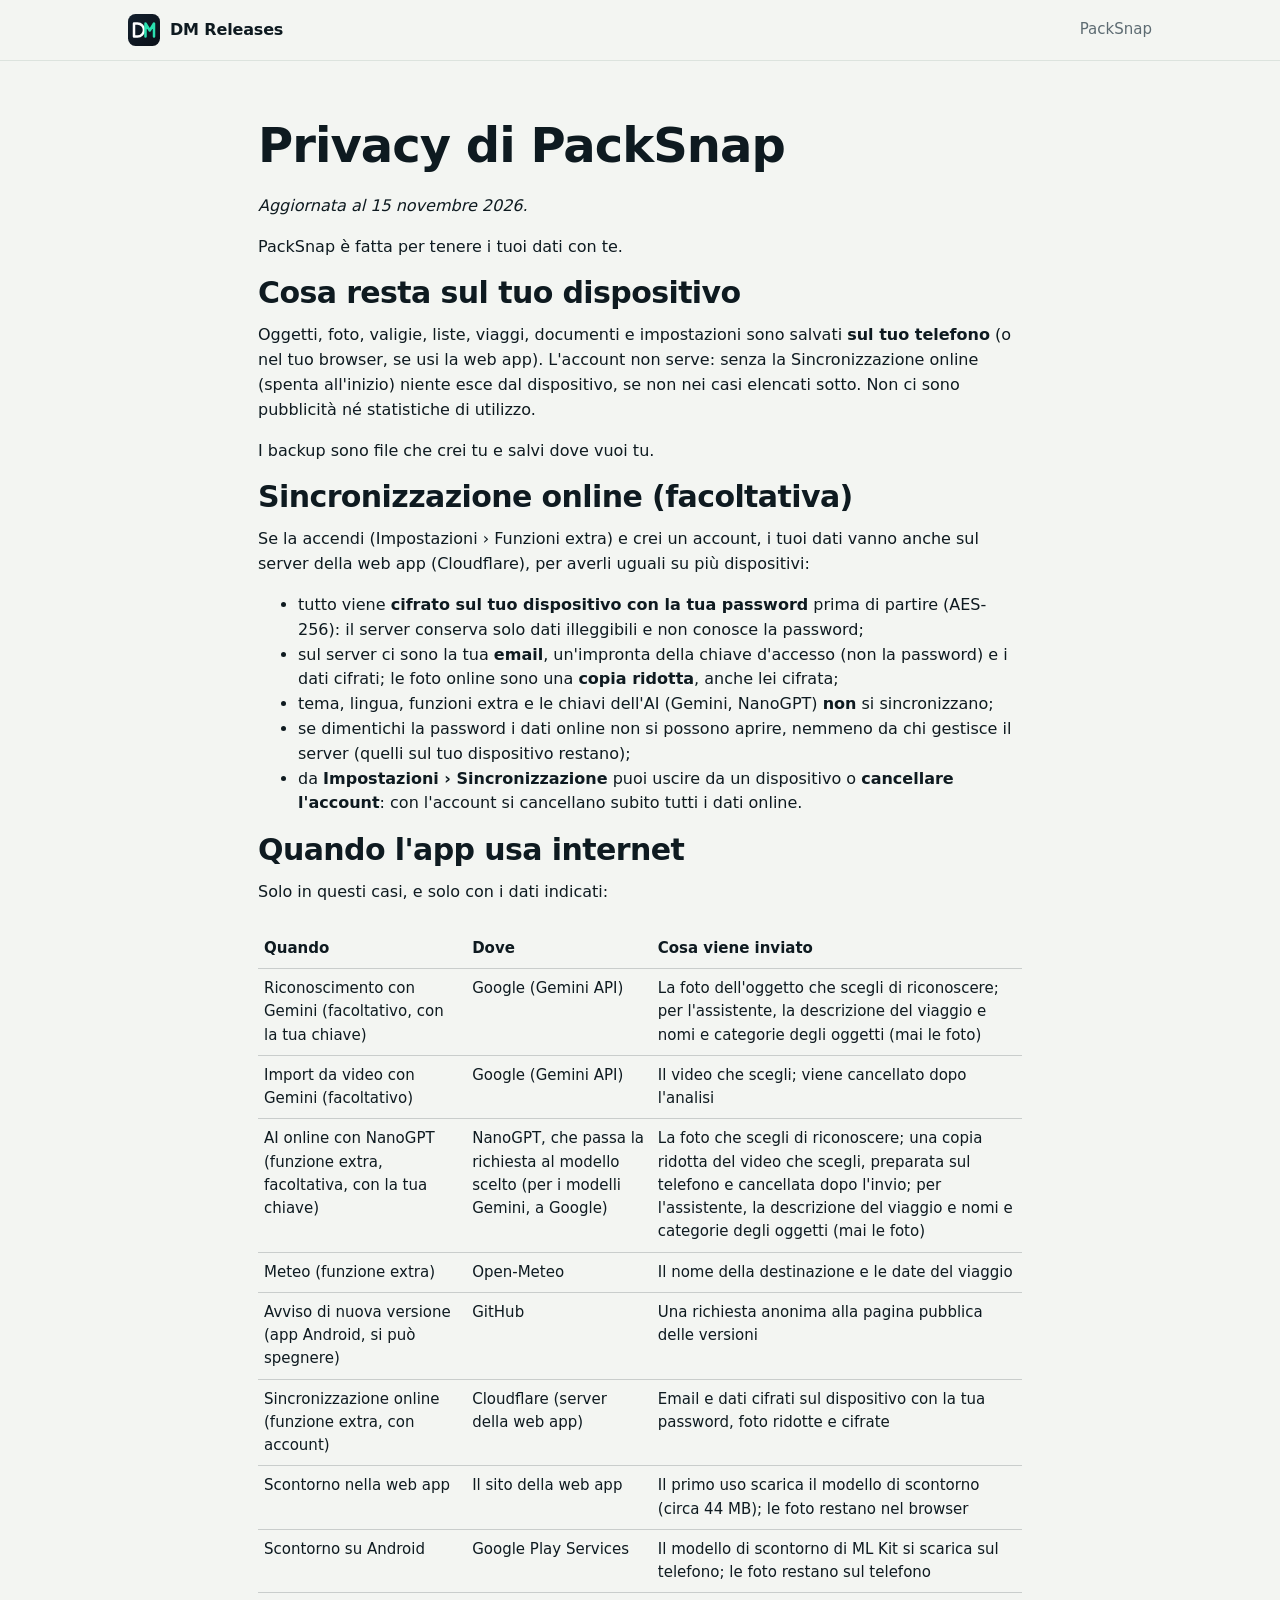
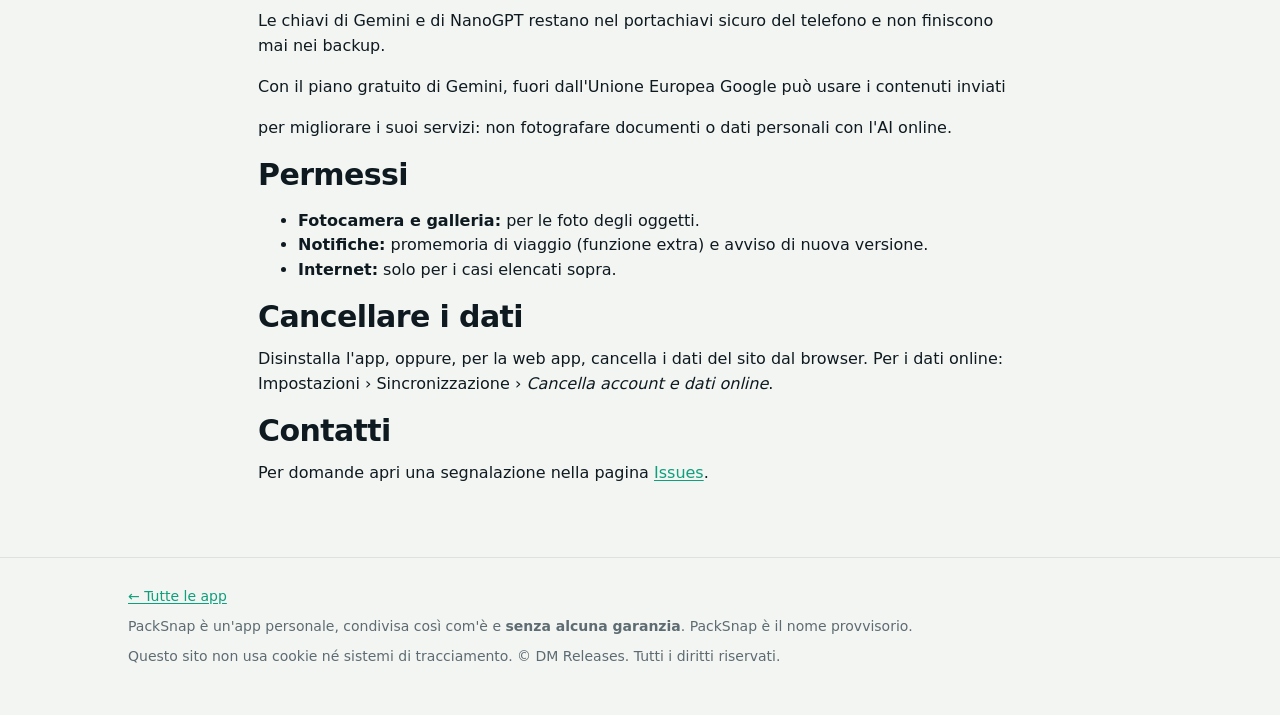
<file: docs/packsnap/privacy.html>
<!doctype html>
<html lang="it">
<head>
  <meta charset="utf-8">
  <meta name="viewport" content="width=device-width, initial-scale=1">
  <title>Privacy di PackSnap · DM Releases</title>
  <meta name="description" content="PackSnap: fotografa i tuoi oggetti, scontornali e prepara la valigia con le checklist di viaggio. Web app, Android, guida e novità.">
  <meta name="color-scheme" content="light dark">
  <meta name="theme-color" content="#f3f5f2" media="(prefers-color-scheme: light)">
  <meta name="theme-color" content="#0a1018" media="(prefers-color-scheme: dark)">
  <meta name="referrer" content="no-referrer">
  <link rel="icon" href="../assets/packsnap/icona-192.png" type="image/png">
  <link rel="apple-touch-icon" href="../assets/packsnap/apple-touch-icon.png">
  <link rel="stylesheet" href="../assets/stile.css">
  <style>
    .tabella{border-collapse:collapse;width:100%;font-size:15px;margin:8px 0 16px}
    .tabella th,.tabella td{border-bottom:1px solid color-mix(in srgb,currentColor 18%,transparent);padding:8px 6px;text-align:left;vertical-align:top}
  </style>
</head>
<body>
  <header class="top">
    <div class="wrap">
      <a class="brand" href="../" aria-label="DM Releases, pagina principale">
        <img class="brand-mark" src="../assets/dm.svg" alt="" width="32" height="32">
        DM Releases
      </a>
      <nav aria-label="Sezioni">
        <a href="./">PackSnap</a>
      </nav>
    </div>
  </header>

  <main>
    <section>
      <div class="wrap" style="max-width:820px">
          <h1>Privacy di PackSnap</h1>
          <p><em>Aggiornata al 15 novembre 2026.</em></p>
          <p>PackSnap è fatta per tenere i tuoi dati con te.</p>
          <h2>Cosa resta sul tuo dispositivo</h2>
          <p>Oggetti, foto, valigie, liste, viaggi, documenti e impostazioni sono salvati <strong>sul tuo telefono</strong>
          (o nel tuo browser, se usi la web app). L'account non serve: senza la Sincronizzazione online
          (spenta all'inizio) niente esce dal dispositivo, se non nei casi elencati sotto.
          Non ci sono pubblicità né statistiche di utilizzo.</p>
          <p>I backup sono file che crei tu e salvi dove vuoi tu.</p>
          <h2>Sincronizzazione online (facoltativa)</h2>
          <p>Se la accendi (Impostazioni › Funzioni extra) e crei un account, i tuoi dati vanno anche sul server
          della web app (Cloudflare), per averli uguali su più dispositivi:</p>
          <ul>
          <li>tutto viene <strong>cifrato sul tuo dispositivo con la tua password</strong> prima di partire (AES-256): il server conserva solo dati illeggibili e non conosce la password;</li>
          <li>sul server ci sono la tua <strong>email</strong>, un'impronta della chiave d'accesso (non la password) e i dati cifrati; le foto online sono una <strong>copia ridotta</strong>, anche lei cifrata;</li>
          <li>tema, lingua, funzioni extra e le chiavi dell'AI (Gemini, NanoGPT) <strong>non</strong> si sincronizzano;</li>
          <li>se dimentichi la password i dati online non si possono aprire, nemmeno da chi gestisce il server (quelli sul tuo dispositivo restano);</li>
          <li>da <strong>Impostazioni › Sincronizzazione</strong> puoi uscire da un dispositivo o <strong>cancellare l'account</strong>: con l'account si cancellano subito tutti i dati online.</li>
          </ul>
          <h2>Quando l'app usa internet</h2>
          <p>Solo in questi casi, e solo con i dati indicati:</p>
          <div style="overflow-x:auto"><table class="tabella"><tr><th>Quando</th><th>Dove</th><th>Cosa viene inviato</th></tr><tr><td>Riconoscimento con Gemini (facoltativo, con la tua chiave)</td><td>Google (Gemini API)</td><td>La foto dell'oggetto che scegli di riconoscere; per l'assistente, la descrizione del viaggio e nomi e categorie degli oggetti (mai le foto)</td></tr><tr><td>Import da video con Gemini (facoltativo)</td><td>Google (Gemini API)</td><td>Il video che scegli; viene cancellato dopo l'analisi</td></tr><tr><td>AI online con NanoGPT (funzione extra, facoltativa, con la tua chiave)</td><td>NanoGPT, che passa la richiesta al modello scelto (per i modelli Gemini, a Google)</td><td>La foto che scegli di riconoscere; una copia ridotta del video che scegli, preparata sul telefono e cancellata dopo l'invio; per l'assistente, la descrizione del viaggio e nomi e categorie degli oggetti (mai le foto)</td></tr><tr><td>Meteo (funzione extra)</td><td>Open-Meteo</td><td>Il nome della destinazione e le date del viaggio</td></tr><tr><td>Avviso di nuova versione (app Android, si può spegnere)</td><td>GitHub</td><td>Una richiesta anonima alla pagina pubblica delle versioni</td></tr><tr><td>Sincronizzazione online (funzione extra, con account)</td><td>Cloudflare (server della web app)</td><td>Email e dati cifrati sul dispositivo con la tua password, foto ridotte e cifrate</td></tr><tr><td>Scontorno nella web app</td><td>Il sito della web app</td><td>Il primo uso scarica il modello di scontorno (circa 44 MB); le foto restano nel browser</td></tr><tr><td>Scontorno su Android</td><td>Google Play Services</td><td>Il modello di scontorno di ML Kit si scarica sul telefono; le foto restano sul telefono</td></tr></table></div>
          <p>Le chiavi di Gemini e di NanoGPT restano nel portachiavi sicuro del telefono e non finiscono mai nei backup.</p>
          <p>Con il piano gratuito di Gemini, fuori dall'Unione Europea Google può usare i contenuti inviati</p>
          <p>per migliorare i suoi servizi: non fotografare documenti o dati personali con l'AI online.</p>
          <h2>Permessi</h2>
          <ul>
          <li><strong>Fotocamera e galleria:</strong> per le foto degli oggetti.</li>
          <li><strong>Notifiche:</strong> promemoria di viaggio (funzione extra) e avviso di nuova versione.</li>
          <li><strong>Internet:</strong> solo per i casi elencati sopra.</li>
          </ul>
          <h2>Cancellare i dati</h2>
          <p>Disinstalla l'app, oppure, per la web app, cancella i dati del sito dal browser. Per i dati online: Impostazioni › Sincronizzazione › <em>Cancella account e dati online</em>.</p>
          <h2>Contatti</h2>
          <p>Per domande apri una segnalazione nella pagina <a href="https://github.com/Layaris/DMReleases/issues">Issues</a>.</p>
      </div>
    </section>
  </main>

  <footer>
    <div class="wrap">
      <p><a href="../">← Tutte le app</a></p>
      <p>PackSnap è un'app personale, condivisa così com'è e <strong>senza alcuna garanzia</strong>. PackSnap è il nome provvisorio.</p>
      <p>Questo sito non usa cookie né sistemi di tracciamento. © DM Releases. Tutti i diritti riservati.</p>
    </div>
  </footer>

</body>
</html>
</file>
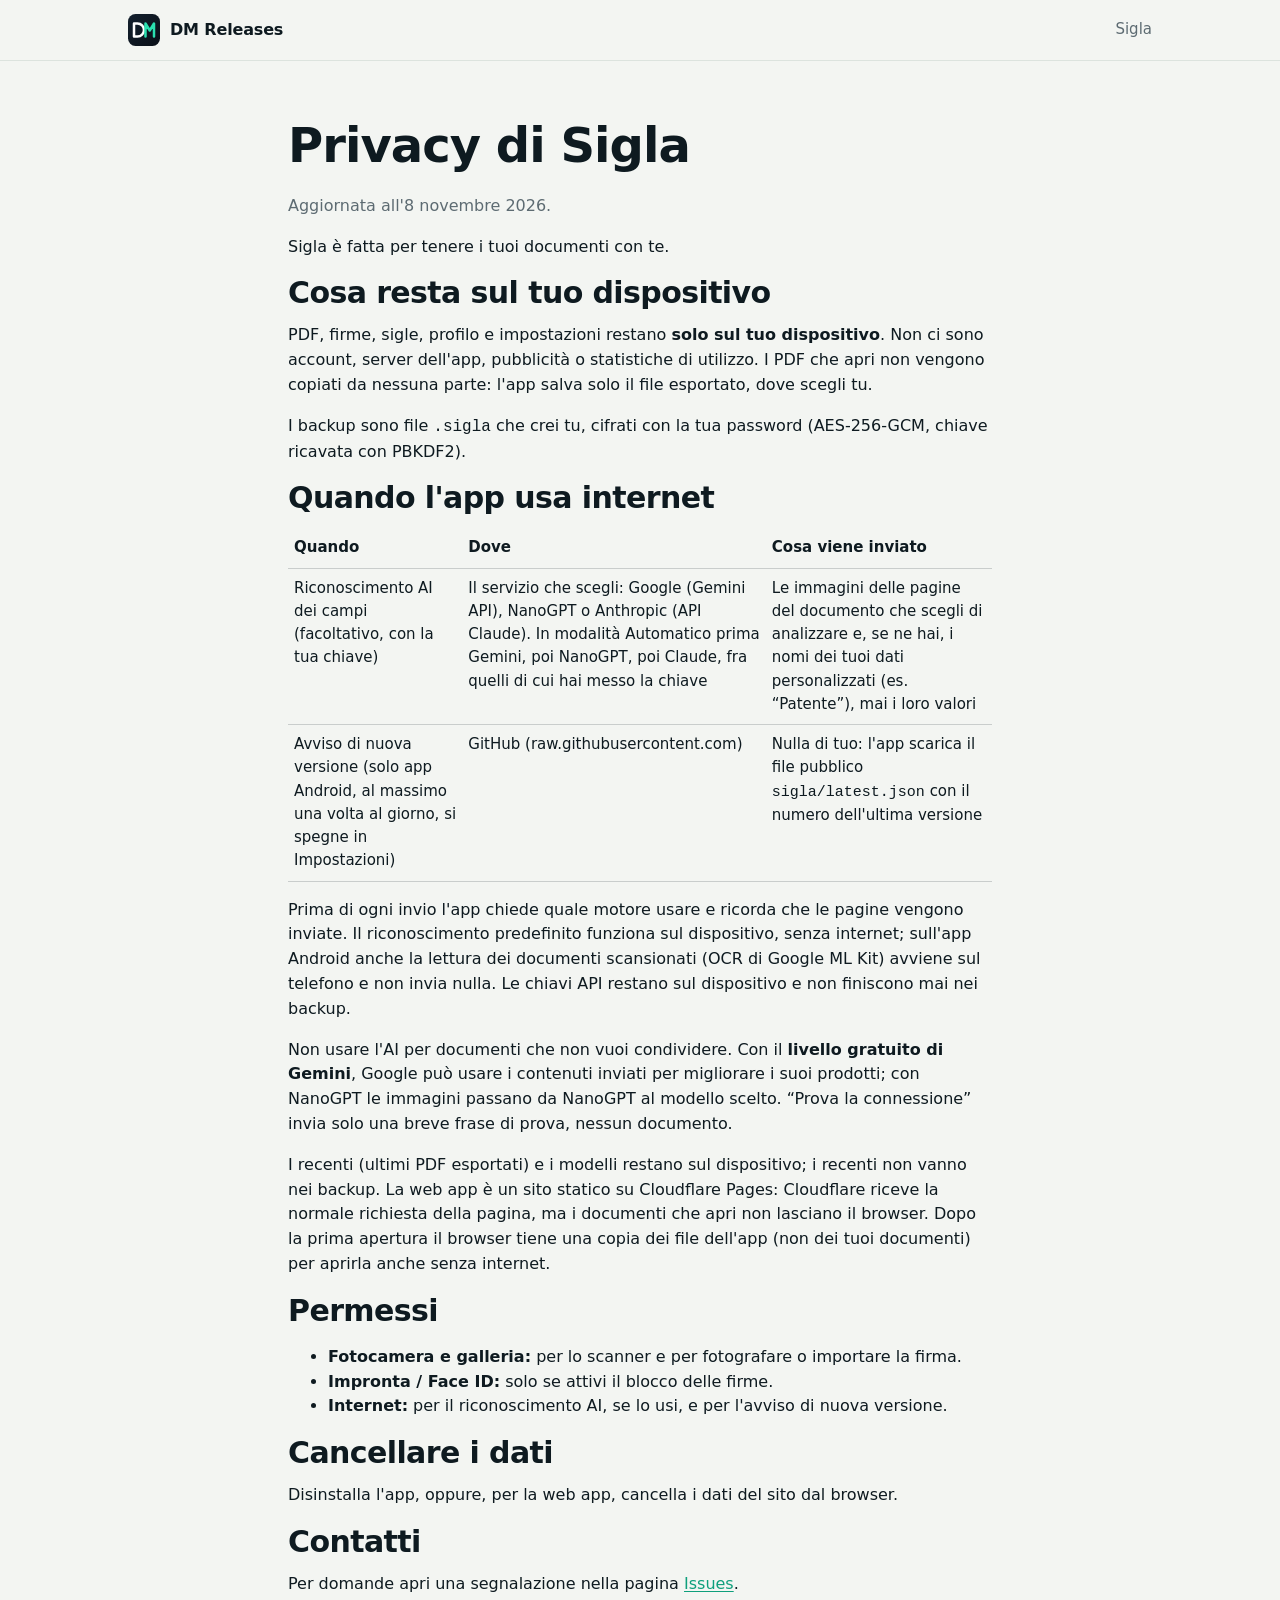
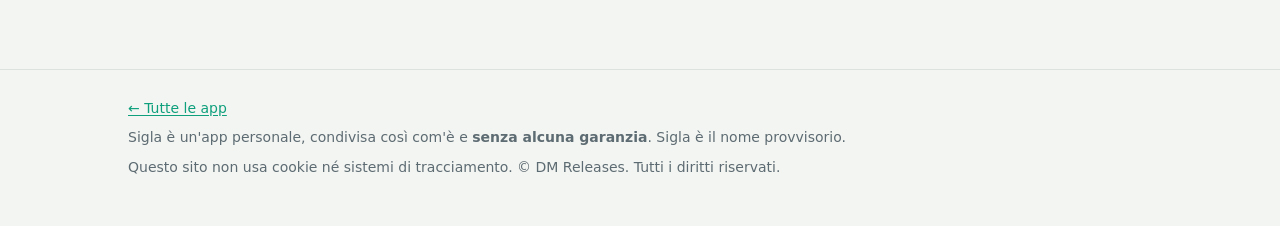
<file: docs/sigla/privacy.html>
<!doctype html>
<html lang="it">
<head>
  <meta charset="utf-8">
  <meta name="viewport" content="width=device-width, initial-scale=1">
  <title>Privacy di Sigla · DM Releases</title>
  <meta name="description" content="Privacy di Sigla: documenti e firme restano sul dispositivo.">
  <meta name="color-scheme" content="light dark">
  <meta name="theme-color" content="#f3f5f2" media="(prefers-color-scheme: light)">
  <meta name="theme-color" content="#0a1018" media="(prefers-color-scheme: dark)">
  <meta name="referrer" content="no-referrer">
  <link rel="icon" href="../assets/sigla/icona-192.png" type="image/png">
  <link rel="apple-touch-icon" href="../assets/sigla/apple-touch-icon.png">
  <link rel="stylesheet" href="../assets/stile.css">
  <style>
    .tabella{border-collapse:collapse;width:100%;font-size:15px;margin:8px 0 16px}
    .tabella th,.tabella td{border-bottom:1px solid color-mix(in srgb,currentColor 18%,transparent);padding:8px 6px;text-align:left;vertical-align:top}
  </style>
</head>
<body>
  <header class="top">
    <div class="wrap">
      <a class="brand" href="../" aria-label="DM Releases, pagina principale">
        <img class="brand-mark" src="../assets/dm.svg" alt="" width="32" height="32">
        DM Releases
      </a>
      <nav aria-label="Sezioni">
        <a href="./">Sigla</a>
      </nav>
    </div>
  </header>

  <main>
    <section>
      <div class="wrap" style="max-width:760px">
        <h1>Privacy di Sigla</h1>
        <p class="muted">Aggiornata all'8 novembre 2026.</p>
        <p>Sigla è fatta per tenere i tuoi documenti con te.</p>
        <h2>Cosa resta sul tuo dispositivo</h2>
        <p>PDF, firme, sigle, profilo e impostazioni restano <strong>solo sul tuo dispositivo</strong>. Non ci sono account,
          server dell'app, pubblicità o statistiche di utilizzo. I PDF che apri non vengono copiati da nessuna parte:
          l'app salva solo il file esportato, dove scegli tu.</p>
        <p>I backup sono file <code>.sigla</code> che crei tu, cifrati con la tua password (AES-256-GCM, chiave ricavata con PBKDF2).</p>
        <h2>Quando l'app usa internet</h2>
        <table class="tabella">
          <thead><tr><th>Quando</th><th>Dove</th><th>Cosa viene inviato</th></tr></thead>
          <tbody><tr><td>Riconoscimento AI dei campi (facoltativo, con la tua chiave)</td><td>Il servizio che scegli: Google (Gemini API), NanoGPT o Anthropic (API Claude). In modalità Automatico prima Gemini, poi NanoGPT, poi Claude, fra quelli di cui hai messo la chiave</td><td>Le immagini delle pagine del documento che scegli di analizzare e, se ne hai, i nomi dei tuoi dati personalizzati (es. “Patente”), mai i loro valori</td></tr>
            <tr><td>Avviso di nuova versione (solo app Android, al massimo una volta al giorno, si spegne in Impostazioni)</td><td>GitHub (raw.githubusercontent.com)</td><td>Nulla di tuo: l'app scarica il file pubblico <code>sigla/latest.json</code> con il numero dell'ultima versione</td></tr></tbody>
        </table>
        <p>Prima di ogni invio l'app chiede quale motore usare e ricorda che le pagine vengono inviate. Il riconoscimento
          predefinito funziona sul dispositivo, senza internet; sull'app Android anche la lettura dei documenti
          scansionati (OCR di Google ML Kit) avviene sul telefono e non invia nulla. Le chiavi API restano sul dispositivo e non finiscono mai nei backup.</p>
        <p>Non usare l'AI per documenti che non vuoi condividere. Con il <strong>livello gratuito di Gemini</strong>, Google può usare i contenuti inviati per migliorare i suoi prodotti; con NanoGPT le immagini passano da NanoGPT al modello scelto. “Prova la connessione” invia solo una breve frase di prova, nessun documento.</p>
        <p>I recenti (ultimi PDF esportati) e i modelli restano sul dispositivo; i recenti non vanno nei backup. La web app è un sito statico su Cloudflare Pages: Cloudflare riceve la normale richiesta della pagina, ma i documenti che apri non lasciano il browser. Dopo la prima apertura il browser tiene una copia dei file dell'app (non dei tuoi documenti) per aprirla anche senza internet.</p>
        <h2>Permessi</h2>
        <ul>
          <li><strong>Fotocamera e galleria:</strong> per lo scanner e per fotografare o importare la firma.</li>
          <li><strong>Impronta / Face ID:</strong> solo se attivi il blocco delle firme.</li>
          <li><strong>Internet:</strong> per il riconoscimento AI, se lo usi, e per l'avviso di nuova versione.</li>
        </ul>
        <h2>Cancellare i dati</h2>
        <p>Disinstalla l'app, oppure, per la web app, cancella i dati del sito dal browser.</p>
        <h2>Contatti</h2>
        <p>Per domande apri una segnalazione nella pagina <a href="https://github.com/Layaris/DMReleases/issues">Issues</a>.</p>
      </div>
    </section>
  </main>

  <footer>
    <div class="wrap">
      <p><a href="../">← Tutte le app</a></p>
      <p>Sigla è un'app personale, condivisa così com'è e <strong>senza alcuna garanzia</strong>. Sigla è il nome provvisorio.</p>
      <p>Questo sito non usa cookie né sistemi di tracciamento. © DM Releases. Tutti i diritti riservati.</p>
    </div>
  </footer>

</body>
</html>
</file>
<file: docs/assets/stile.css>
/* DM Releases – stile del sito (nessuna libreria esterna, solo font di sistema). */
:root {
  color-scheme: light dark;
  --bg: #f3f5f2;
  --surface: #ffffff;
  --surface-alt: #eaefeb;
  --fg: #0e1a20;
  --muted: #5d6b72;
  --line: #dce3de;
  --accent: #0e9f7c;
  --accent-fg: #ffffff;
  --accent-soft: rgba(14, 159, 124, 0.11);
  --shadow: 0 1px 2px rgba(14, 26, 32, 0.06), 0 8px 24px rgba(14, 26, 32, 0.06);
  --radius: 18px;
  --max: 1080px;
  --font: system-ui, -apple-system, "Segoe UI", Roboto, "Helvetica Neue", Arial, sans-serif;
}
@media (prefers-color-scheme: dark) {
  :root {
    --bg: #0a1018;
    --surface: #121b26;
    --surface-alt: #1a2533;
    --fg: #e8eef2;
    --muted: #8a98a8;
    --line: #223042;
    --accent: #19c39a;
    --accent-fg: #06261d;
    --accent-soft: rgba(25, 195, 154, 0.14);
    --shadow: 0 1px 2px rgba(0, 0, 0, 0.4), 0 8px 24px rgba(0, 0, 0, 0.25);
  }
}

*, *::before, *::after { box-sizing: border-box; }
html { -webkit-text-size-adjust: 100%; }
body {
  margin: 0;
  background: var(--bg);
  color: var(--fg);
  font-family: var(--font);
  font-size: 16px;
  line-height: 1.55;
  overflow-x: hidden;
}
img { max-width: 100%; height: auto; display: block; }
a { color: var(--accent); text-underline-offset: 2px; }
a:focus-visible, button:focus-visible { outline: 3px solid var(--accent); outline-offset: 2px; border-radius: 8px; }

.wrap { width: 100%; max-width: var(--max); margin: 0 auto; padding: 0 16px; }
@media (min-width: 720px) { .wrap { padding: 0 28px; } }

/* Barra in alto */
.top { border-bottom: 1px solid var(--line); background: var(--bg); }
.top .wrap { display: flex; align-items: center; justify-content: space-between; gap: 12px; min-height: 60px; }
.brand { display: flex; align-items: center; gap: 10px; color: var(--fg); text-decoration: none; font-weight: 700; letter-spacing: -0.01em; }
.brand-mark { width: 32px; height: 32px; flex: none; }
.top nav { display: flex; gap: 16px; font-size: 15px; }
.top nav a { color: var(--muted); text-decoration: none; }
.top nav a:hover { color: var(--fg); }
@media (max-width: 400px) { .top nav { gap: 12px; font-size: 14px; } }
@media (max-width: 359px) { .top nav a:nth-child(n+3) { display: none; } }

/* Titoli e testo */
h1, h2, h3 { line-height: 1.2; letter-spacing: -0.02em; margin: 0 0 0.4em; }
h1 { font-size: clamp(30px, 6vw, 48px); font-weight: 800; }
h2 { font-size: clamp(22px, 3.6vw, 30px); font-weight: 750; }
h3 { font-size: 18px; font-weight: 700; }
p { margin: 0 0 1em; }
.lead { font-size: clamp(17px, 2.2vw, 20px); color: var(--muted); max-width: 46ch; }
.muted { color: var(--muted); }
.small { font-size: 14px; }
section { padding: 40px 0; }
@media (min-width: 720px) { section { padding: 56px 0; } }
.section-head { margin-bottom: 22px; }
.eyebrow { text-transform: uppercase; letter-spacing: 0.12em; font-size: 12px; font-weight: 700; color: var(--muted); margin-bottom: 8px; }

/* Pulsanti */
.buttons { display: flex; flex-wrap: wrap; gap: 10px; }
.btn {
  display: inline-flex; align-items: center; justify-content: center; gap: 8px;
  min-height: 48px; padding: 0 20px; border-radius: 14px;
  border: 1px solid var(--line); background: var(--surface); color: var(--fg);
  font: inherit; font-weight: 650; text-decoration: none; cursor: pointer;
  transition: transform 0.12s ease, background 0.12s ease;
}
.btn:hover { transform: translateY(-1px); }
.btn svg { width: 20px; height: 20px; flex: none; }
.btn-primary { background: var(--accent); border-color: var(--accent); color: var(--accent-fg); }
.btn[aria-disabled="true"] { color: var(--muted); cursor: default; transform: none; background: var(--surface-alt); }
.btn .sub { font-weight: 500; font-size: 13px; opacity: 0.85; }
@media (max-width: 480px) { .buttons .btn { flex: 1 1 100%; } }

/* Schede */
.card { background: var(--surface); border: 1px solid var(--line); border-radius: var(--radius); padding: 22px; box-shadow: var(--shadow); }
.grid { display: grid; gap: 14px; grid-template-columns: repeat(auto-fill, minmax(280px, 1fr)); }
.feature h3 { display: flex; align-items: center; gap: 10px; }
.feature .ico { width: 36px; height: 36px; border-radius: 10px; background: var(--accent-soft); color: var(--accent); display: grid; place-items: center; flex: none; }
.feature .ico svg { width: 20px; height: 20px; }
.feature p { color: var(--muted); margin: 0; font-size: 15px; }

/* Hero */
.hero { padding: 40px 0 24px; }
@media (min-width: 720px) { .hero { padding: 64px 0 32px; } }
.hero-grid { display: grid; gap: 28px; align-items: center; }
@media (min-width: 860px) { .hero-grid { grid-template-columns: 1.1fr 0.9fr; } }
.app-title { display: flex; align-items: center; gap: 16px; margin-bottom: 14px; }
.app-title img { width: 72px; height: 72px; border-radius: 18px; box-shadow: var(--shadow); }
.app-title h1 { margin: 0; }
.hero-shot { display: flex; justify-content: center; gap: 14px; }
.hero-shot picture { display: block; width: 46%; max-width: 230px; }
.hero-shot img { width: 100%; border-radius: 22px; border: 1px solid var(--line); box-shadow: var(--shadow); }
.hero-shot picture:nth-child(2) { margin-top: 36px; }
.status { margin-top: 14px; font-size: 14px; color: var(--muted); }

/* Elenco delle app (pagina principale) */
.app-card { display: grid; gap: 18px; }
@media (min-width: 720px) { .app-card { grid-template-columns: auto 1fr; align-items: start; } }
.app-card .logo { width: 88px; height: 88px; border-radius: 22px; box-shadow: var(--shadow); }
.tags { display: flex; flex-wrap: wrap; gap: 6px; margin: 0 0 14px; padding: 0; list-style: none; }
.tags li { font-size: 13px; padding: 3px 10px; border-radius: 999px; background: var(--accent-soft); color: var(--fg); }

/* Galleria */
.gallery { display: flex; gap: 14px; overflow-x: auto; scroll-snap-type: x mandatory; padding: 4px 2px 16px; -webkit-overflow-scrolling: touch; }
.gallery figure { margin: 0; flex: none; scroll-snap-align: start; }
.gallery.phone figure { width: min(62vw, 220px); }
.gallery.wide figure { width: min(86vw, 560px); }
.gallery img { width: 100%; border-radius: 18px; border: 1px solid var(--line); background: var(--surface); }
.gallery.phone img { border-radius: 22px; }
.gallery figcaption { font-size: 13px; color: var(--muted); margin-top: 8px; }
.gallery a { display: block; }
.note { font-size: 13px; color: var(--muted); }

/* Passi numerati */
.steps { counter-reset: s; list-style: none; padding: 0; margin: 0; display: grid; gap: 10px; }
.steps li { counter-increment: s; position: relative; padding-left: 40px; }
.steps li::before { content: counter(s); position: absolute; left: 0; top: 0; width: 28px; height: 28px; border-radius: 50%; background: var(--accent-soft); color: var(--accent); font-weight: 700; font-size: 14px; display: grid; place-items: center; }
.two { display: grid; gap: 14px; }
@media (min-width: 760px) { .two { grid-template-columns: 1fr 1fr; } }

/* Piè di pagina */
footer { border-top: 1px solid var(--line); padding: 28px 0 40px; font-size: 14px; color: var(--muted); }
footer p { margin: 0 0 8px; }
</file>
<file: docs/shortcuts/style.css>
*{box-sizing:border-box}html{scroll-behavior:smooth;scroll-padding-top:24px}body{margin:0;background:#f4f6f2;color:#182b26;font:16px/1.65 system-ui,-apple-system,BlinkMacSystemFont,"Segoe UI",sans-serif}a{color:#12634d;text-underline-offset:4px}a:hover{text-decoration-thickness:2px}a:focus-visible,summary:focus-visible{outline:3px solid #d99e29;outline-offset:5px}header,main,footer{width:min(1080px,calc(100% - 40px));margin:auto}header{display:flex;justify-content:space-between;align-items:center;gap:24px;padding:26px 0;border-bottom:1px solid #d9e1d9}header>a{font-weight:750;text-decoration:none}nav{display:flex;gap:24px;flex-wrap:wrap;font-size:14px}.hero{padding:62px 0 24px}.eyebrow,.label{font-size:12px;letter-spacing:.12em;font-weight:750}.eyebrow{color:#22654f}h1{font-size:clamp(36px,6vw,62px);line-height:1.08;letter-spacing:-.045em;margin:14px 0 22px}h2{font-size:24px;line-height:1.25;letter-spacing:-.02em;margin:8px 0 14px}.lead{max-width:640px;font-size:20px;color:#53665d}.date{font-size:13px;color:#69786f}.notice{padding:18px 22px;border-left:4px solid #ae7a16;background:#fff6dd;border-radius:0 12px 12px 0;margin:16px 0 30px;color:#594825}.notice strong{display:block}.grid{display:grid;grid-template-columns:repeat(2,minmax(0,1fr));gap:20px}.card{background:#fff;border:1px solid #dce3da;border-radius:18px;padding:28px;display:flex;flex-direction:column;box-shadow:0 6px 22px #182b2604}.card p{margin:0 0 18px}.card .label{color:#61776b}.links{display:flex;align-items:center;gap:20px;flex-wrap:wrap;margin-top:auto;font-size:14px}.button{background:#164e3b;color:#fff;padding:11px 17px;border-radius:10px;font-weight:700;text-decoration:none;display:inline-flex;gap:22px}.button:hover{background:#0b3929}.guide{padding:30px 0 8px;max-width:850px}.guide li{padding:5px 0}.archive{margin:30px 0;border:1px solid #d4ded4;border-radius:14px;padding:20px 24px}.archive summary{font-weight:700;cursor:pointer}.archive li{overflow-wrap:anywhere;margin:7px 0}footer{border-top:1px solid #d9e1d9;display:flex;justify-content:space-between;gap:20px;flex-wrap:wrap;padding:26px 0 38px;font-size:13px}.skip{position:absolute;left:-9999px}.skip:focus{left:20px;top:10px;background:#fff;z-index:3;padding:10px}@media(max-width:650px){header{align-items:flex-start;flex-direction:column;gap:12px}nav{gap:18px}.hero{padding-top:38px}.grid{grid-template-columns:1fr}.card{padding:23px}.lead{font-size:18px}header,main,footer{width:calc(100% - 32px)}.archive{padding:18px}}@media(prefers-color-scheme:dark){body{background:#101b17;color:#e4eee6}a{color:#9addba}.card{background:#192820;border-color:#314539}.card .label,.date,.lead{color:#a0b6a8}.eyebrow{color:#a0dab7}.notice{background:#312b19;color:#eddaa7}.button{background:#b8e3c8;color:#113722}.button:hover{background:#d3efdc}header,footer,.archive{border-color:#34493a}.skip:focus{background:#192820}}
</file>
